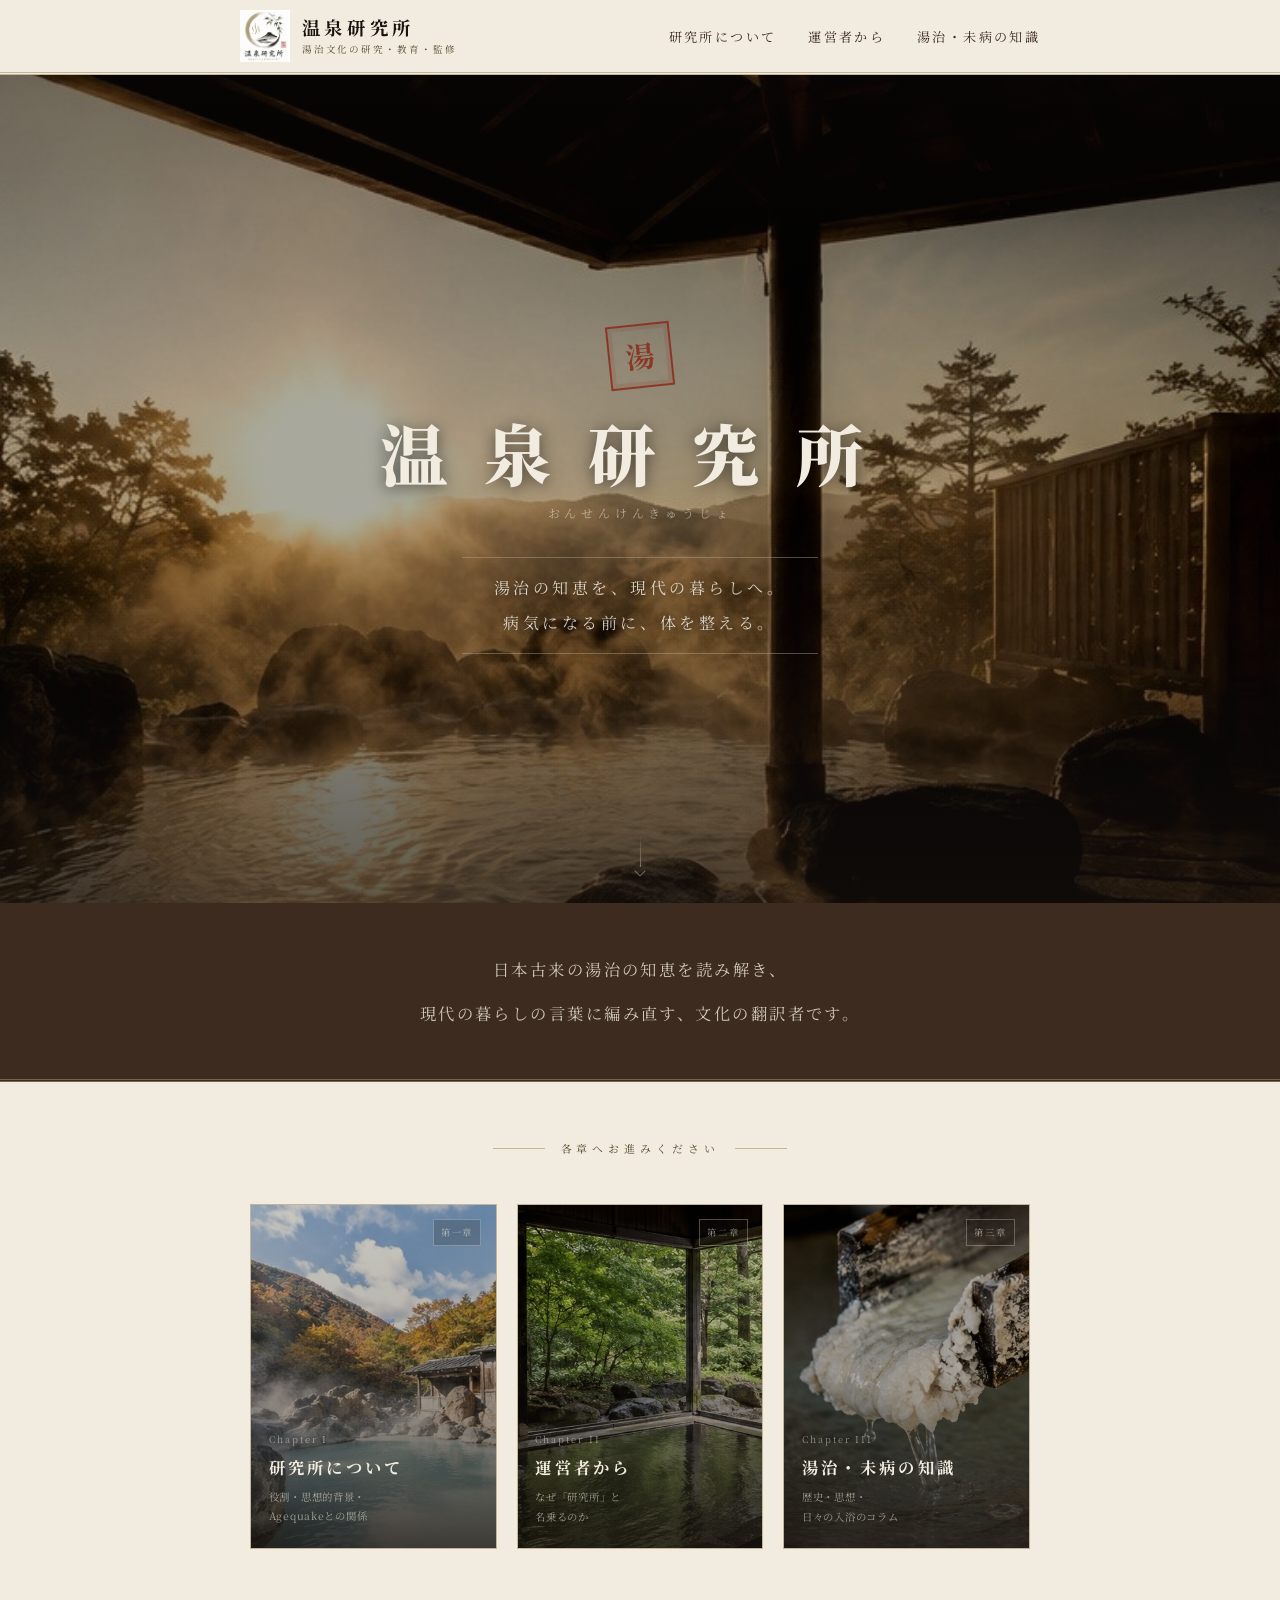
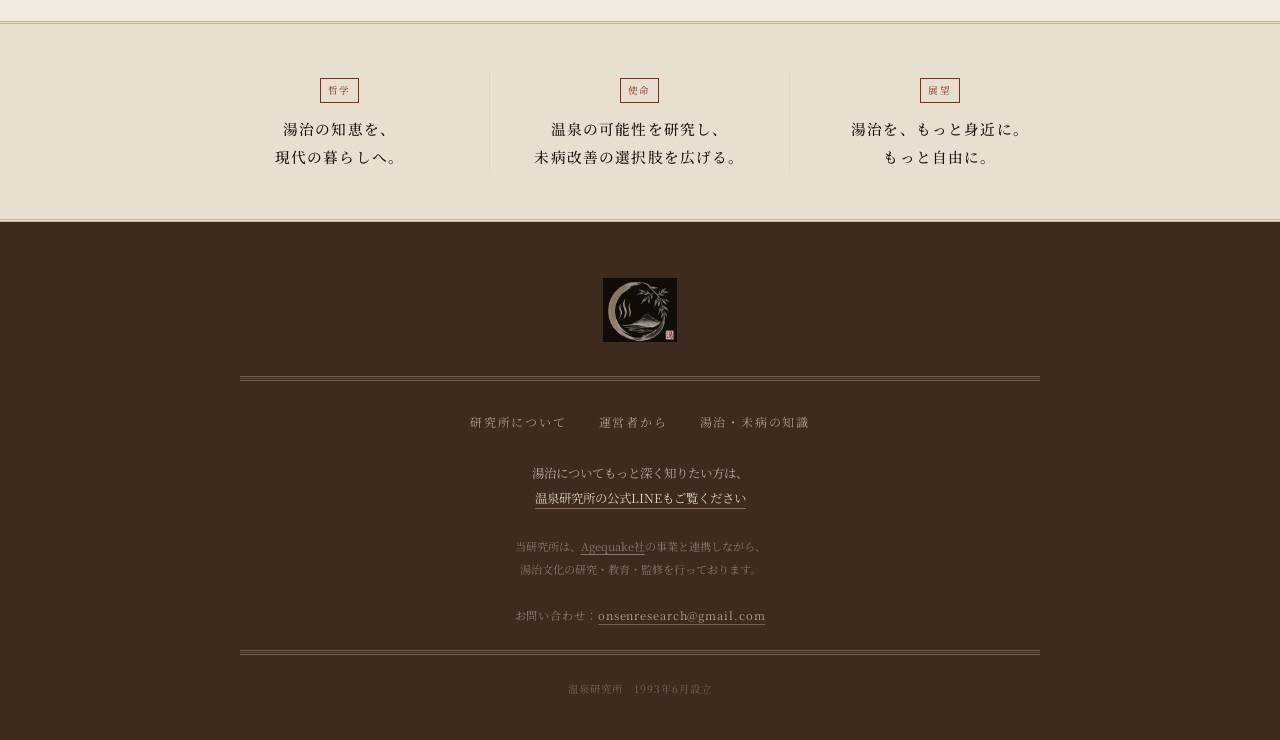
<file: index.html>
<!DOCTYPE html>
<html lang="ja">
<head>
  <meta charset="UTF-8">
  <meta name="viewport" content="width=device-width, initial-scale=1.0">
  <title>温泉研究所</title>
  <meta name="description" content="日本古来の湯治の知恵を読み解き、現代の暮らしの言葉に編み直す。">
  <!-- Google tag (gtag.js) -->
  <script async src="https://www.googletagmanager.com/gtag/js?id=G-J845B0CJVN"></script>
  <script>
    window.dataLayer = window.dataLayer || [];
    function gtag(){dataLayer.push(arguments);}
    gtag('js', new Date());
    gtag('config', 'G-J845B0CJVN');
  </script>
  <link rel="stylesheet" href="css/style.css">
  <style>
    /* ══════════════════════════════════════
       トップページ専用 — 電子展示室型
    ══════════════════════════════════════ */

    body { overflow-x: hidden; }

    /* ── ヒーローエリア ──────────────── */
    .hero {
      position: relative;
      height: calc(100svh - 72px);
      min-height: 480px;
      max-height: 860px;
      display: flex;
      flex-direction: column;
      align-items: center;
      justify-content: center;
      overflow: hidden;
    }

    .hero__bg {
      position: absolute;
      inset: 0;
      z-index: 0;
    }

    .hero__bg img {
      width: 100%;
      height: 100%;
      object-fit: cover;
      object-position: center 35%;
      filter: sepia(28%) brightness(0.68) contrast(1.06);
      display: block;
    }

    /* 上下グラデーションオーバーレイ */
    .hero__bg::after {
      content: '';
      position: absolute;
      inset: 0;
      background: linear-gradient(
        to bottom,
        rgba(26,20,16,0.25) 0%,
        rgba(26,20,16,0.05) 35%,
        rgba(26,20,16,0.05) 55%,
        rgba(26,20,16,0.55) 100%
      );
    }

    .hero__content {
      position: relative;
      z-index: 1;
      text-align: center;
      padding: 0 2rem;
      animation: heroFadeIn 1.4s cubic-bezier(0.22,1,0.36,1) both;
    }

    @keyframes heroFadeIn {
      from { opacity: 0; transform: translateY(18px); }
      to   { opacity: 1; transform: translateY(0); }
    }

    /* 朱印スタンプ */
    .hero__shu {
      display: inline-flex;
      align-items: center;
      justify-content: center;
      width: 64px;
      height: 64px;
      border: 2px solid rgba(139,42,26,0.85);
      color: rgba(139,42,26,0.85);
      font-size: 1.8rem;
      font-weight: 700;
      transform: rotate(-6deg);
      margin-bottom: 1.5rem;
      box-shadow: inset 0 0 0 4px rgba(139,42,26,0.12);
    }

    .hero__name {
      font-size: clamp(2.4rem, 8vw, 4.2rem);
      font-weight: 900;
      letter-spacing: 0.55em;
      color: #f2ece0;
      line-height: 1.2;
      text-shadow: 0 2px 16px rgba(0,0,0,0.55);
      margin-bottom: 0.5rem;
    }

    .hero__yomi {
      font-size: clamp(0.62rem, 1.3vw, 0.75rem);
      letter-spacing: 0.4em;
      color: rgba(242,236,224,0.55);
      margin-bottom: 2rem;
    }

    /* 罫線で囲まれたタグライン */
    .hero__tagline-wrap {
      display: inline-block;
      border-top: 1px solid rgba(196,180,154,0.4);
      border-bottom: 1px solid rgba(196,180,154,0.4);
      padding: 0.75rem 2rem;
    }

    .hero__tagline {
      font-size: clamp(0.82rem, 2vw, 1rem);
      letter-spacing: 0.22em;
      color: rgba(242,236,224,0.85);
      line-height: 2.2;
      text-shadow: 0 1px 6px rgba(0,0,0,0.4);
    }

    /* 下へのスクロールインジケーター */
    .hero__indicator {
      position: absolute;
      bottom: 1.75rem;
      left: 50%;
      transform: translateX(-50%);
      z-index: 1;
      display: flex;
      flex-direction: column;
      align-items: center;
      gap: 4px;
      animation: indicatorPulse 2.4s ease-in-out infinite;
      opacity: 0.6;
    }

    .hero__indicator-line {
      display: block;
      width: 1px;
      height: 32px;
      background: linear-gradient(to bottom, transparent, rgba(242,236,224,0.6));
    }

    .hero__indicator-arrow {
      width: 8px;
      height: 8px;
      border-right: 1px solid rgba(242,236,224,0.6);
      border-bottom: 1px solid rgba(242,236,224,0.6);
      transform: rotate(45deg);
      margin-top: -4px;
    }

    @keyframes indicatorPulse {
      0%, 100% { transform: translateX(-50%) translateY(0); opacity: 0.5; }
      50%       { transform: translateX(-50%) translateY(6px); opacity: 0.8; }
    }

    /* ── 定義文帯 ────────────────────── */
    .teigi-obi {
      background: var(--kogecha);
      padding: 2.75rem 2rem;
      text-align: center;
      border-bottom: 3px double rgba(196,180,154,0.4);
    }

    .teigi-obi__text {
      max-width: 580px;
      margin: 0 auto;
      font-size: clamp(0.86rem, 2vw, 1.02rem);
      line-height: 2.7;
      letter-spacing: 0.15em;
      color: rgba(242,236,224,0.8);
    }

    /* ── 章メニュー ──────────────────── */
    .sho-menu {
      background: var(--washi);
      padding: 3.5rem 2rem 4.5rem;
    }

    .sho-menu__label {
      text-align: center;
      font-size: 0.68rem;
      letter-spacing: 0.45em;
      color: var(--susumi);
      margin-bottom: 2.75rem;
      display: flex;
      align-items: center;
      justify-content: center;
      gap: 1rem;
    }

    .sho-menu__label::before,
    .sho-menu__label::after {
      content: '';
      display: block;
      width: 52px;
      height: 1px;
      background: var(--keisen);
    }

    /* 3枚グリッド */
    .sho-grid {
      max-width: 780px;
      margin: 0 auto;
      display: grid;
      grid-template-columns: repeat(3, 1fr);
      gap: 1.25rem;
    }

    /* 章カード */
    .sho-card {
      display: block;
      position: relative;
      overflow: hidden;
      border: 1px solid var(--keisen);
      text-decoration: none;
      transition: transform 0.32s cubic-bezier(0.22,1,0.36,1),
                  box-shadow 0.32s;
      aspect-ratio: 3 / 4.2;
      background: var(--washi-dk);
      /* 章ごとに遅延フェードイン */
      opacity: 0;
      animation: cardReveal 0.7s ease forwards;
    }

    .sho-card:nth-child(1) { animation-delay: 0.15s; }
    .sho-card:nth-child(2) { animation-delay: 0.28s; }
    .sho-card:nth-child(3) { animation-delay: 0.41s; }

    @keyframes cardReveal {
      from { opacity: 0; transform: translateY(14px); }
      to   { opacity: 1; transform: translateY(0); }
    }

    .sho-card:hover {
      transform: translateY(-5px);
      box-shadow: 0 10px 28px rgba(26,20,16,0.18);
    }

    /* 写真 */
    .sho-card__photo {
      position: absolute;
      inset: 0;
      z-index: 0;
    }

    .sho-card__photo img {
      width: 100%;
      height: 100%;
      object-fit: cover;
      filter: sepia(22%) brightness(0.8) contrast(1.05);
      display: block;
      transition: transform 0.55s cubic-bezier(0.22,1,0.36,1);
    }

    .sho-card:hover .sho-card__photo img {
      transform: scale(1.05);
    }

    /* グラデーションオーバーレイ */
    .sho-card__overlay {
      position: absolute;
      inset: 0;
      z-index: 1;
      background: linear-gradient(
        to top,
        rgba(26,20,16,0.78) 0%,
        rgba(26,20,16,0.18) 52%,
        rgba(26,20,16,0.04) 100%
      );
      transition: background 0.32s;
    }

    .sho-card:hover .sho-card__overlay {
      background: linear-gradient(
        to top,
        rgba(26,20,16,0.85) 0%,
        rgba(26,20,16,0.28) 52%,
        rgba(26,20,16,0.08) 100%
      );
    }

    /* 右上の章番号バッジ */
    .sho-card__badge {
      position: absolute;
      top: 0.9rem;
      right: 0.9rem;
      z-index: 2;
      border: 1px solid rgba(242,236,224,0.3);
      padding: 3px 7px;
      font-size: 0.58rem;
      letter-spacing: 0.2em;
      color: rgba(242,236,224,0.6);
      background: rgba(26,20,16,0.2);
      transition: border-color 0.2s, color 0.2s, background 0.2s;
    }

    .sho-card:hover .sho-card__badge {
      border-color: rgba(139,42,26,0.7);
      color: rgba(242,236,224,0.9);
      background: rgba(139,42,26,0.35);
    }

    /* カード下部テキスト */
    .sho-card__body {
      position: absolute;
      bottom: 0;
      left: 0;
      right: 0;
      z-index: 2;
      padding: 1.4rem 1.1rem;
    }

    .sho-card__num {
      font-size: 0.58rem;
      letter-spacing: 0.22em;
      color: rgba(242,236,224,0.5);
      display: block;
      margin-bottom: 5px;
    }

    .sho-card__title {
      font-size: clamp(0.85rem, 1.6vw, 1.02rem);
      font-weight: 700;
      letter-spacing: 0.2em;
      color: #f2ece0;
      line-height: 1.7;
      display: block;
      margin-bottom: 6px;
    }

    .sho-card__desc {
      font-size: 0.65rem;
      color: rgba(242,236,224,0.6);
      letter-spacing: 0.07em;
      line-height: 1.85;
      display: block;
    }

    /* ── 綱領（Philosophy / Mission / Vision）── */
    .koryo-bar {
      background: var(--washi-dk);
      border-top: 3px double var(--keisen);
      border-bottom: 3px double var(--keisen);
      padding: 3rem 2rem;
    }

    .koryo-bar__inner {
      max-width: 900px;
      margin: 0 auto;
      display: grid;
      grid-template-columns: repeat(3, 1fr);
      gap: 0;
    }

    .koryo-bar__item {
      padding: 0 1.25rem;
      text-align: center;
      border-right: 1px solid var(--keisen-lt);
    }

    .koryo-bar__item:last-child { border-right: none; }

    .koryo-bar__label {
      display: inline-block;
      font-size: 0.6rem;
      letter-spacing: 0.18em;
      color: var(--shu);
      border: 1px solid var(--shu);
      padding: 2px 7px;
      margin-bottom: 0.75rem;
    }

    .koryo-bar__text {
      font-size: clamp(0.78rem, 1.4vw, 0.92rem);
      font-weight: 500;
      letter-spacing: 0.08em;
      color: var(--sumi);
      line-height: 1.9;
      word-break: keep-all;
      overflow-wrap: normal;
    }

    /* ── レスポンシブ ────────────────── */
    @media (max-width: 700px) {
      .sho-grid {
        grid-template-columns: 1fr;
        gap: 1rem;
        max-width: 420px;
      }

      .sho-card {
        aspect-ratio: 5 / 3;
      }

      .koryo-bar__inner {
        grid-template-columns: 1fr;
        gap: 1.5rem;
      }

      .koryo-bar__item {
        border-right: none;
        border-bottom: 1px solid var(--keisen-lt);
        padding: 0 1rem 1.5rem;
      }

      .koryo-bar__item:last-child { border-bottom: none; padding-bottom: 0; }
    }

    @media (max-width: 420px) {
      .sho-grid {
        max-width: 340px;
      }

      .hero__shu {
        width: 52px;
        height: 52px;
        font-size: 1.4rem;
      }
    }
  </style>
</head>
<body>

<!-- ══ ヘッダー ══════════════════════════════════════ -->
<header class="site-header">
  <div class="header-inner">
    <a href="index.html" class="header-logo">
      <img src="assets/logo_kihon.jpg" alt="温泉研究所">
      <div class="header-logo-name">
        温泉研究所
        <small>湯治文化の研究・教育・監修</small>
      </div>
    </a>
    <nav>
      <ul class="site-nav">
        <li><a href="about.html">研究所について</a></li>
        <li><a href="director.html">運営者から</a></li>
        <li><a href="knowledge.html">湯治・未病の知識</a></li>
      </ul>
    </nav>
  </div>
</header>

<main>

  <!-- ══ ヒーロー — 入口画面 ══════════════════════════ -->
  <section class="hero" aria-label="温泉研究所 入口">
    <div class="hero__bg">
      <img src="assets/photos/asayake.jpg" alt="朝焼けの露天風呂">
    </div>

    <div class="hero__content">
      <div class="hero__shu" aria-hidden="true">湯</div>
      <h1 class="hero__name">温泉研究所</h1>
      <p class="hero__yomi">おんせんけんきゅうじょ</p>
      <div class="hero__tagline-wrap">
        <p class="hero__tagline">
          湯治の知恵を、現代の暮らしへ。<br>
          病気になる前に、体を整える。
        </p>
      </div>
    </div>

    <div class="hero__indicator" aria-hidden="true">
      <span class="hero__indicator-line"></span>
      <span class="hero__indicator-arrow"></span>
    </div>
  </section>

  <!-- ══ 定義文帯 ══════════════════════════════════════ -->
  <div class="teigi-obi">
    <p class="teigi-obi__text">
      日本古来の湯治の知恵を読み解き、<br>
      現代の暮らしの言葉に編み直す、文化の翻訳者です。
    </p>
  </div>

  <!-- ══ 章メニュー ══════════════════════════════════ -->
  <section class="sho-menu" aria-label="各章の案内">
    <p class="sho-menu__label">各章へお進みください</p>

    <div class="sho-grid">

      <!-- 第一章：研究所について -->
      <a href="about.html" class="sho-card">
        <div class="sho-card__photo">
          <img src="assets/photos/roten.jpg" alt="研究所について">
        </div>
        <div class="sho-card__overlay"></div>
        <span class="sho-card__badge">第一章</span>
        <div class="sho-card__body">
          <span class="sho-card__num">Chapter I</span>
          <span class="sho-card__title">研究所について</span>
          <span class="sho-card__desc">役割・思想的背景・<br>Agequakeとの関係</span>
        </div>
      </a>

      <!-- 第二章：運営者から -->
      <a href="director.html" class="sho-card">
        <div class="sho-card__photo">
          <img src="assets/photos/shinrin.jpg" alt="運営者から">
        </div>
        <div class="sho-card__overlay"></div>
        <span class="sho-card__badge">第二章</span>
        <div class="sho-card__body">
          <span class="sho-card__num">Chapter II</span>
          <span class="sho-card__title">運営者から</span>
          <span class="sho-card__desc">なぜ「研究所」と<br>名乗るのか</span>
        </div>
      </a>

      <!-- 第三章：湯治・未病の知識 -->
      <a href="knowledge.html" class="sho-card">
        <div class="sho-card__photo">
          <img src="assets/photos/yunohana_3.jpg" alt="湯治・未病の知識">
        </div>
        <div class="sho-card__overlay"></div>
        <span class="sho-card__badge">第三章</span>
        <div class="sho-card__body">
          <span class="sho-card__num">Chapter III</span>
          <span class="sho-card__title">湯治・未病の知識</span>
          <span class="sho-card__desc">歴史・思想・<br>日々の入浴のコラム</span>
        </div>
      </a>

    </div>
  </section>

  <!-- ══ 綱領 ══════════════════════════════════════════ -->
  <div class="koryo-bar">
    <div class="koryo-bar__inner">
      <div class="koryo-bar__item">
        <span class="koryo-bar__label">哲学</span>
        <p class="koryo-bar__text">湯治の知恵を、<br>現代の暮らしへ。</p>
      </div>
      <div class="koryo-bar__item">
        <span class="koryo-bar__label">使命</span>
        <p class="koryo-bar__text">温泉の可能性を研究し、<br>未病改善の選択肢を広げる。</p>
      </div>
      <div class="koryo-bar__item">
        <span class="koryo-bar__label">展望</span>
        <p class="koryo-bar__text">湯治を、もっと身近に。<br>もっと自由に。</p>
      </div>
    </div>
  </div>

</main>

<!-- ══ フッター ══════════════════════════════════════ -->
<footer class="site-footer">
  <div class="footer-inner">
    <div class="footer-emblem">
      <img src="assets/logo_kihon_touka_nashi.jpg" alt="温泉研究所">
    </div>
    <hr class="footer-rule">
    <ul class="footer-nav">
      <li><a href="about.html">研究所について</a></li>
      <li><a href="director.html">運営者から</a></li>
      <li><a href="knowledge.html">湯治・未病の知識</a></li>
    </ul>
    <p class="footer-line-cta">
      湯治についてもっと深く知りたい方は、<br>
      <a href="#">温泉研究所の公式LINEもご覧ください</a>
    </p>
    <p class="footer-agequake">
      当研究所は、<a href="#">Agequake社</a>の事業と連携しながら、<br>
      湯治文化の研究・教育・監修を行っております。
    </p>
    <p class="footer-contact">
      お問い合わせ：<a href="mailto:onsenresearch@gmail.com">onsenresearch@gmail.com</a>
    </p>
    <hr class="footer-rule">
    <p class="footer-copy">温泉研究所　1993年6月設立</p>
  </div>
</footer>

</body>
</html>
</file>
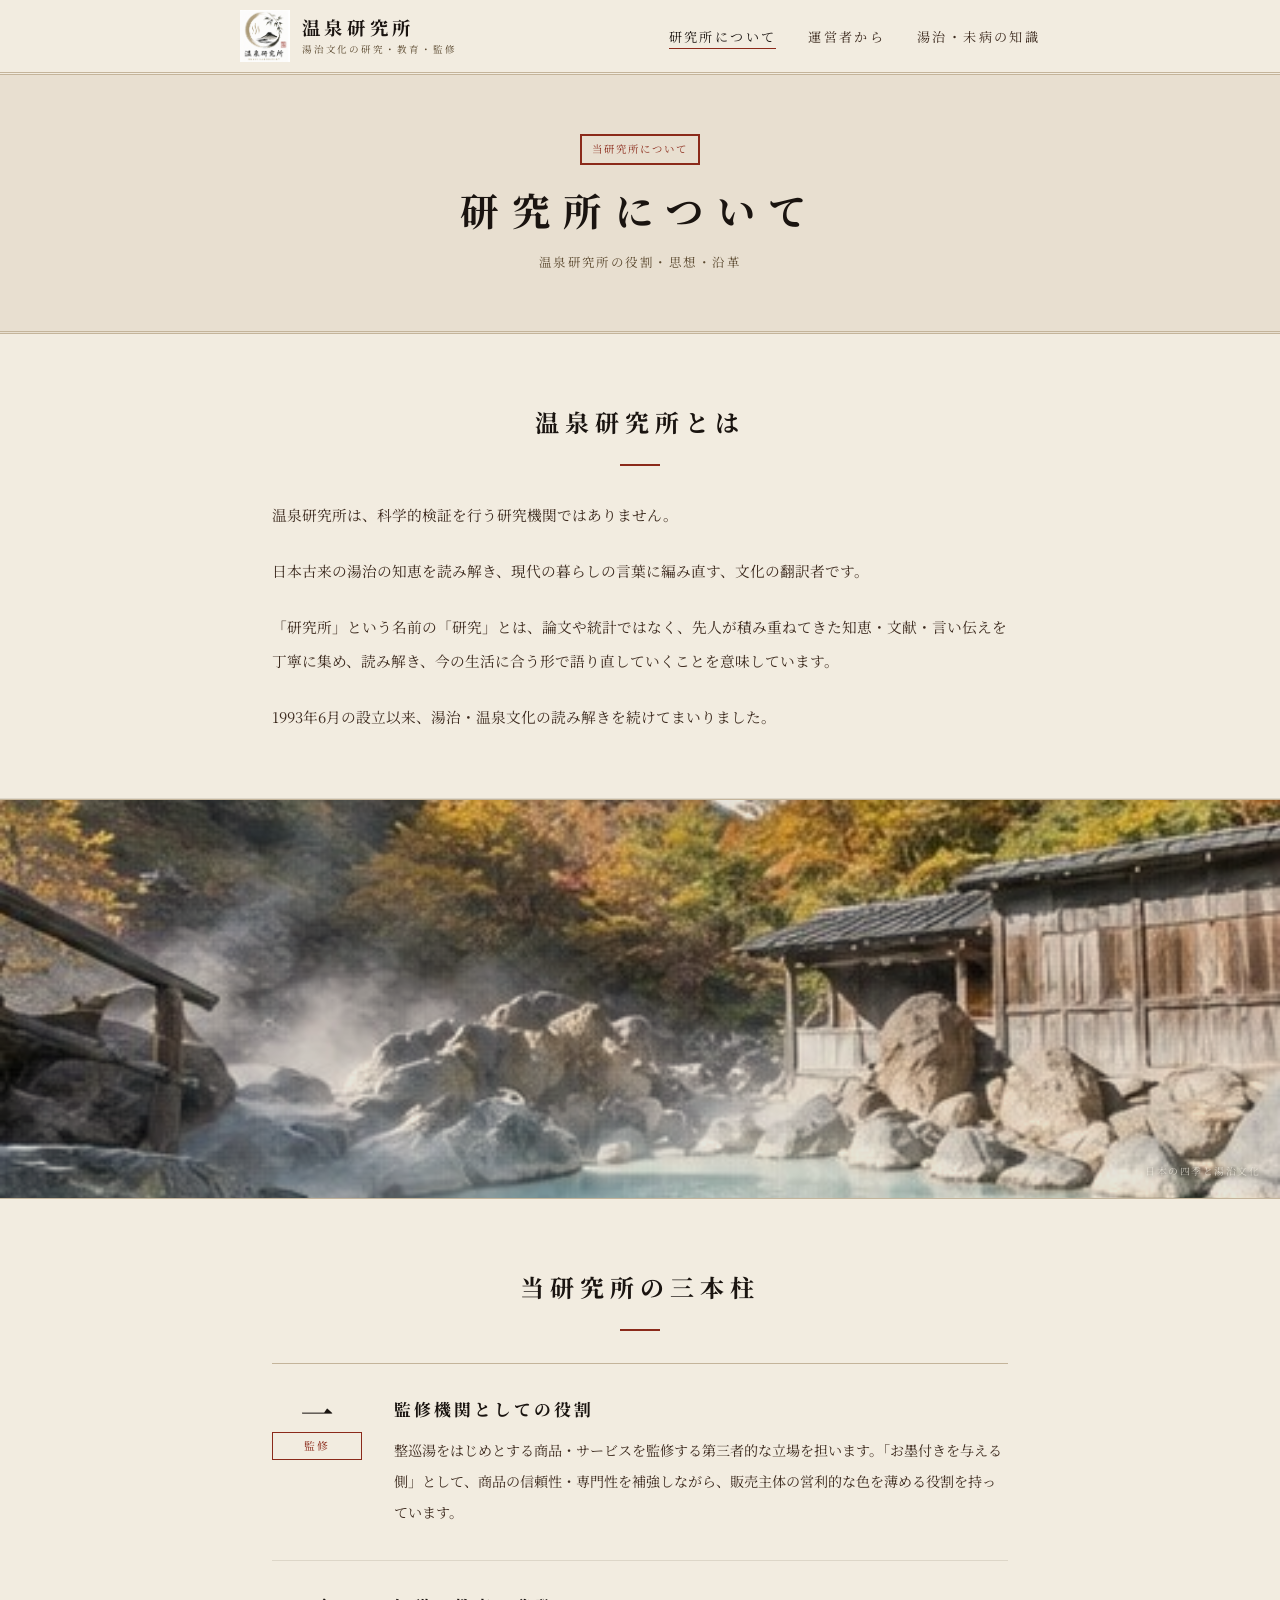
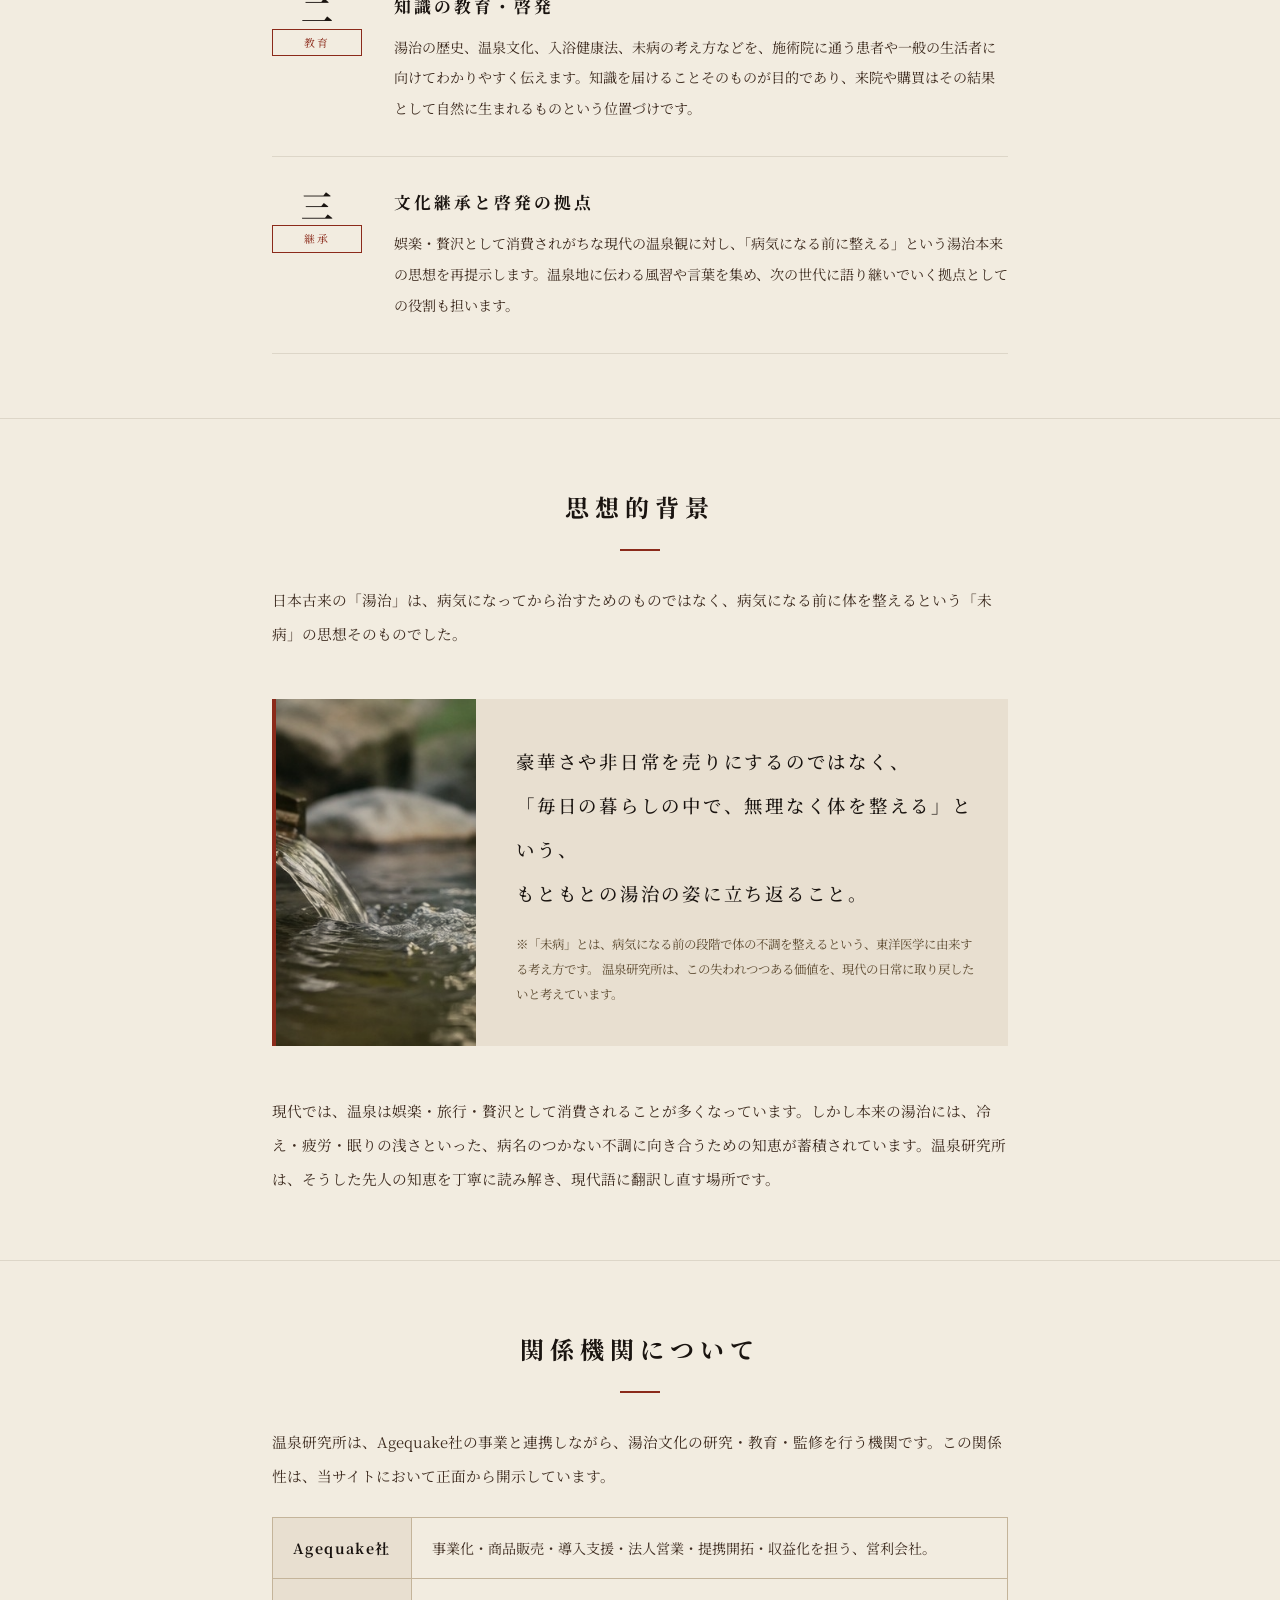
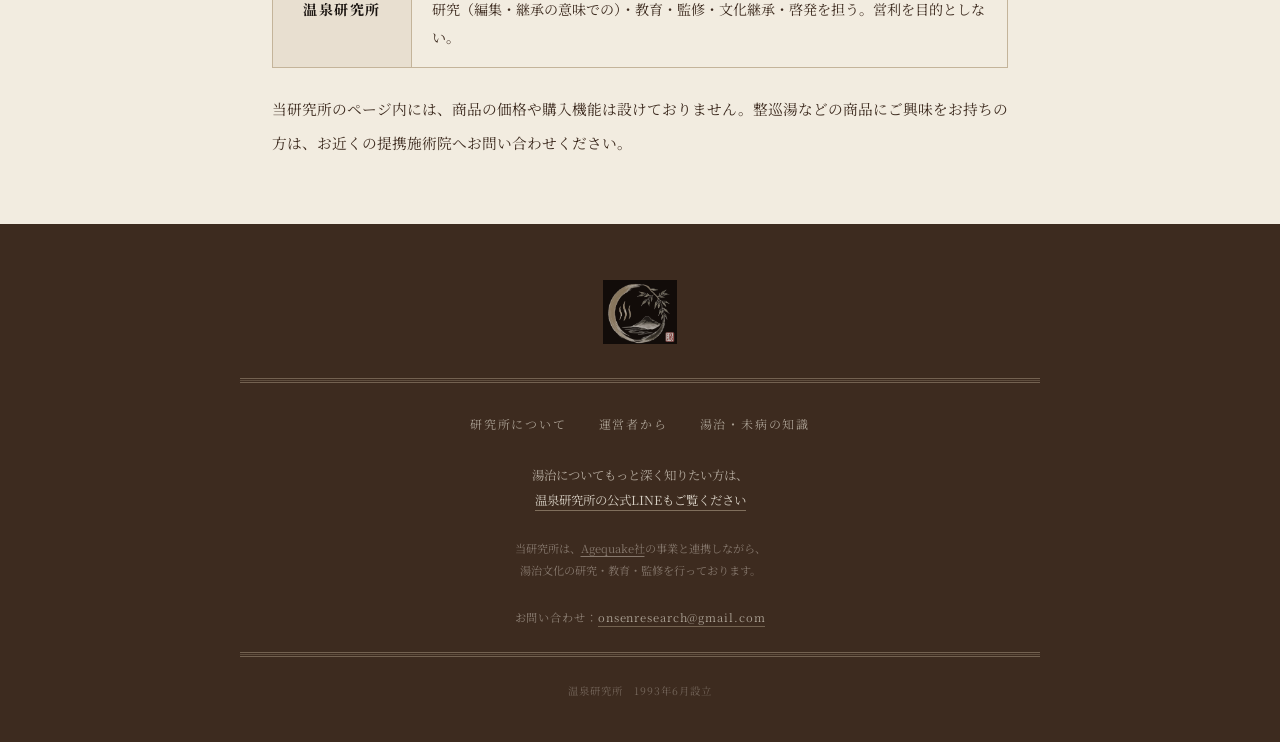
<file: about.html>
<!DOCTYPE html>
<html lang="ja">
<head>
  <meta charset="UTF-8">
  <meta name="viewport" content="width=device-width, initial-scale=1.0">
  <title>研究所について — 温泉研究所</title>
  <meta name="description" content="温泉研究所の社会的役割、思想的背景、Agequakeとの関係性について。">
  <!-- Google tag (gtag.js) -->
  <script async src="https://www.googletagmanager.com/gtag/js?id=G-J845B0CJVN"></script>
  <script>
    window.dataLayer = window.dataLayer || [];
    function gtag(){dataLayer.push(arguments);}
    gtag('js', new Date());
    gtag('config', 'G-J845B0CJVN');
  </script>
  <link rel="stylesheet" href="css/style.css">
  <style>
    /* 三本柱 */
    .hashira-list {
      display: flex;
      flex-direction: column;
      border-top: 1px solid var(--keisen);
    }

    .hashira {
      display: grid;
      grid-template-columns: 90px 1fr;
      gap: 2rem;
      padding: 2rem 0;
      border-bottom: 1px solid var(--keisen-lt);
      align-items: start;
    }

    .hashira__ban {
      text-align: center;
    }

    .hashira__ban-num {
      display: block;
      font-size: 2rem;
      font-weight: 900;
      color: var(--sumi);
      line-height: 1;
      margin-bottom: 4px;
      letter-spacing: 0;
    }

    .hashira__ban-label {
      display: block;
      font-size: 0.68rem;
      letter-spacing: 0.15em;
      color: var(--shu);
      border: 1px solid var(--shu);
      padding: 2px 6px;
    }

    .hashira__title {
      font-size: 1.05rem;
      font-weight: 700;
      letter-spacing: 0.18em;
      color: var(--sumi);
      margin-bottom: 0.75rem;
      line-height: 1.6;
    }

    .hashira__body {
      font-size: 0.88rem;
      line-height: 2.2;
      color: var(--kogecha);
    }

    /* 全幅帯写真 */
    .photo-obi {
      width: 100%;
      height: clamp(220px, 40vw, 400px);
      overflow: hidden;
      border-top: 1px solid var(--keisen);
      border-bottom: 1px solid var(--keisen);
      position: relative;
    }

    .photo-obi img {
      width: 100%;
      height: 100%;
      object-fit: cover;
      object-position: center 55%;
      filter: sepia(20%) brightness(0.88) contrast(1.05);
      display: block;
    }

    .photo-obi__caption {
      position: absolute;
      bottom: 1rem;
      right: 1.25rem;
      font-size: 0.62rem;
      color: rgba(242,236,224,0.75);
      letter-spacing: 0.15em;
      text-shadow: 0 1px 4px rgba(0,0,0,0.7);
    }

    /* 思想ブロック（引用）＋写真 */
    .shiso-wrap {
      display: grid;
      grid-template-columns: 200px 1fr;
      align-items: stretch;
      margin: 3rem 0;
      border-left: 4px solid var(--shu);
      overflow: hidden;
    }

    .shiso-photo {
      overflow: hidden;
    }

    .shiso-photo img {
      width: 100%;
      height: 100%;
      object-fit: cover;
      filter: sepia(25%) brightness(0.85);
      display: block;
    }

    /* 思想ブロック（引用） */
    .shiso-block {
      background: var(--washi-dk);
      padding: 2.5rem 2rem 2.5rem 2.5rem;
    }

    @media (max-width: 560px) {
      .shiso-wrap { grid-template-columns: 1fr; }
      .shiso-photo { height: 160px; }
    }

    .shiso-block p {
      font-size: clamp(0.95rem, 2.2vw, 1.15rem);
      font-weight: 500;
      letter-spacing: 0.15em;
      line-height: 2.4;
      color: var(--sumi);
      margin-bottom: 1rem;
    }

    .shiso-block small {
      font-size: 0.78rem;
      color: var(--susumi);
      line-height: 2;
      display: block;
    }

    /* 関係性一覧表 */
    .kankei-table {
      width: 100%;
      border-collapse: collapse;
      font-size: 0.88rem;
      margin: 1.5rem 0;
    }

    .kankei-table th,
    .kankei-table td {
      padding: 1rem 1.25rem;
      border: 1px solid var(--keisen);
      line-height: 2;
      vertical-align: top;
    }

    .kankei-table th {
      background: var(--washi-dk);
      font-weight: 700;
      letter-spacing: 0.1em;
      width: 130px;
      white-space: nowrap;
      color: var(--sumi);
    }

    .kankei-table td {
      color: var(--kogecha);
    }

    @media (max-width: 520px) {
      .hashira {
        grid-template-columns: 1fr;
        gap: 0.75rem;
      }
      .hashira__ban {
        display: flex;
        align-items: center;
        gap: 0.75rem;
      }
    }
  </style>
</head>
<body>

<!-- ヘッダー -->
<header class="site-header">
  <div class="header-inner">
    <a href="index.html" class="header-logo">
      <img src="assets/logo_kihon.jpg" alt="温泉研究所">
      <div class="header-logo-name">
        温泉研究所
        <small>湯治文化の研究・教育・監修</small>
      </div>
    </a>
    <nav>
      <ul class="site-nav">
        <li><a href="about.html" class="active">研究所について</a></li>
        <li><a href="director.html">運営者から</a></li>
        <li><a href="knowledge.html">湯治・未病の知識</a></li>
      </ul>
    </nav>
  </div>
</header>

<main class="page-body">
  <!-- ヒーロー -->
  <div class="content-hero">
    <span class="shu-badge">当研究所について</span>
    <h1 class="content-hero__title">研究所について</h1>
    <p class="content-hero__subtitle">温泉研究所の役割・思想・沿革</p>
  </div>

  <!-- 自己定義 -->
  <section class="section">
    <div class="container">
      <h2 class="sec-heading">温泉研究所とは</h2>
      <div class="section__body">
        <p>
          温泉研究所は、科学的検証を行う研究機関ではありません。
        </p>
        <p>
          日本古来の湯治の知恵を読み解き、現代の暮らしの言葉に編み直す、文化の翻訳者です。
        </p>
        <p>
          「研究所」という名前の「研究」とは、論文や統計ではなく、先人が積み重ねてきた知恵・文献・言い伝えを丁寧に集め、読み解き、今の生活に合う形で語り直していくことを意味しています。
        </p>
        <p>
          1993年6月の設立以来、湯治・温泉文化の読み解きを続けてまいりました。
        </p>
      </div>
    </div>
  </section>

  <!-- 全幅帯写真：紅葉の露天風呂 -->
  <div class="photo-obi">
    <img src="assets/photos/roten.jpg" alt="紅葉と露天風呂">
    <span class="photo-obi__caption">日本の四季と湯治文化</span>
  </div>

  <!-- 三本柱 -->
  <section class="section">
    <div class="container">
      <h2 class="sec-heading">当研究所の三本柱</h2>
      <div class="hashira-list">
        <div class="hashira">
          <div class="hashira__ban">
            <span class="hashira__ban-num">一</span>
            <span class="hashira__ban-label">監修</span>
          </div>
          <div>
            <p class="hashira__title">監修機関としての役割</p>
            <p class="hashira__body">
              整巡湯をはじめとする商品・サービスを監修する第三者的な立場を担います。「お墨付きを与える側」として、商品の信頼性・専門性を補強しながら、販売主体の営利的な色を薄める役割を持っています。
            </p>
          </div>
        </div>
        <div class="hashira">
          <div class="hashira__ban">
            <span class="hashira__ban-num">二</span>
            <span class="hashira__ban-label">教育</span>
          </div>
          <div>
            <p class="hashira__title">知識の教育・啓発</p>
            <p class="hashira__body">
              湯治の歴史、温泉文化、入浴健康法、未病の考え方などを、施術院に通う患者や一般の生活者に向けてわかりやすく伝えます。知識を届けることそのものが目的であり、来院や購買はその結果として自然に生まれるものという位置づけです。
            </p>
          </div>
        </div>
        <div class="hashira">
          <div class="hashira__ban">
            <span class="hashira__ban-num">三</span>
            <span class="hashira__ban-label">継承</span>
          </div>
          <div>
            <p class="hashira__title">文化継承と啓発の拠点</p>
            <p class="hashira__body">
              娯楽・贅沢として消費されがちな現代の温泉観に対し、「病気になる前に整える」という湯治本来の思想を再提示します。温泉地に伝わる風習や言葉を集め、次の世代に語り継いでいく拠点としての役割も担います。
            </p>
          </div>
        </div>
      </div>
    </div>
  </section>

  <!-- 思想的背景 -->
  <section class="section">
    <div class="container">
      <h2 class="sec-heading">思想的背景</h2>
      <div class="section__body">
        <p>
          日本古来の「湯治」は、病気になってから治すためのものではなく、病気になる前に体を整えるという「未病」の思想そのものでした。
        </p>
        <div class="shiso-wrap">
          <div class="shiso-photo">
            <img src="assets/photos/gensen.jpg" alt="源泉の流れ">
          </div>
          <div class="shiso-block">
            <p>
              豪華さや非日常を売りにするのではなく、<br>
              「毎日の暮らしの中で、無理なく体を整える」という、<br>
              もともとの湯治の姿に立ち返ること。
            </p>
            <small>
              ※「未病」とは、病気になる前の段階で体の不調を整えるという、東洋医学に由来する考え方です。
              温泉研究所は、この失われつつある価値を、現代の日常に取り戻したいと考えています。
            </small>
          </div>
        </div>
        <p>
          現代では、温泉は娯楽・旅行・贅沢として消費されることが多くなっています。しかし本来の湯治には、冷え・疲労・眠りの浅さといった、病名のつかない不調に向き合うための知恵が蓄積されています。温泉研究所は、そうした先人の知恵を丁寧に読み解き、現代語に翻訳し直す場所です。
        </p>
      </div>
    </div>
  </section>

  <!-- Agequakeとの関係 -->
  <section class="section">
    <div class="container">
      <h2 class="sec-heading">関係機関について</h2>
      <div class="section__body">
        <p>
          温泉研究所は、Agequake社の事業と連携しながら、湯治文化の研究・教育・監修を行う機関です。この関係性は、当サイトにおいて正面から開示しています。
        </p>
        <table class="kankei-table">
          <tr>
            <th>Agequake社</th>
            <td>事業化・商品販売・導入支援・法人営業・提携開拓・収益化を担う、営利会社。</td>
          </tr>
          <tr>
            <th>温泉研究所</th>
            <td>研究（編集・継承の意味での）・教育・監修・文化継承・啓発を担う。営利を目的としない。</td>
          </tr>
        </table>
        <p>
          当研究所のページ内には、商品の価格や購入機能は設けておりません。整巡湯などの商品にご興味をお持ちの方は、お近くの提携施術院へお問い合わせください。
        </p>
      </div>
    </div>
  </section>
</main>

<!-- フッター -->
<footer class="site-footer">
  <div class="footer-inner">
    <div class="footer-emblem">
      <img src="assets/logo_kihon_touka_nashi.jpg" alt="温泉研究所">
    </div>
    <hr class="footer-rule">
    <ul class="footer-nav">
      <li><a href="about.html">研究所について</a></li>
      <li><a href="director.html">運営者から</a></li>
      <li><a href="knowledge.html">湯治・未病の知識</a></li>
    </ul>
    <p class="footer-line-cta">
      湯治についてもっと深く知りたい方は、<br>
      <a href="#">温泉研究所の公式LINEもご覧ください</a>
    </p>
    <p class="footer-agequake">
      当研究所は、<a href="#">Agequake社</a>の事業と連携しながら、<br>
      湯治文化の研究・教育・監修を行っております。
    </p>
    <p class="footer-contact">
      お問い合わせ：<a href="mailto:onsenresearch@gmail.com">onsenresearch@gmail.com</a>
    </p>
    <hr class="footer-rule">
    <p class="footer-copy">温泉研究所　1993年6月設立</p>
  </div>
</footer>

</body>
</html>
</file>
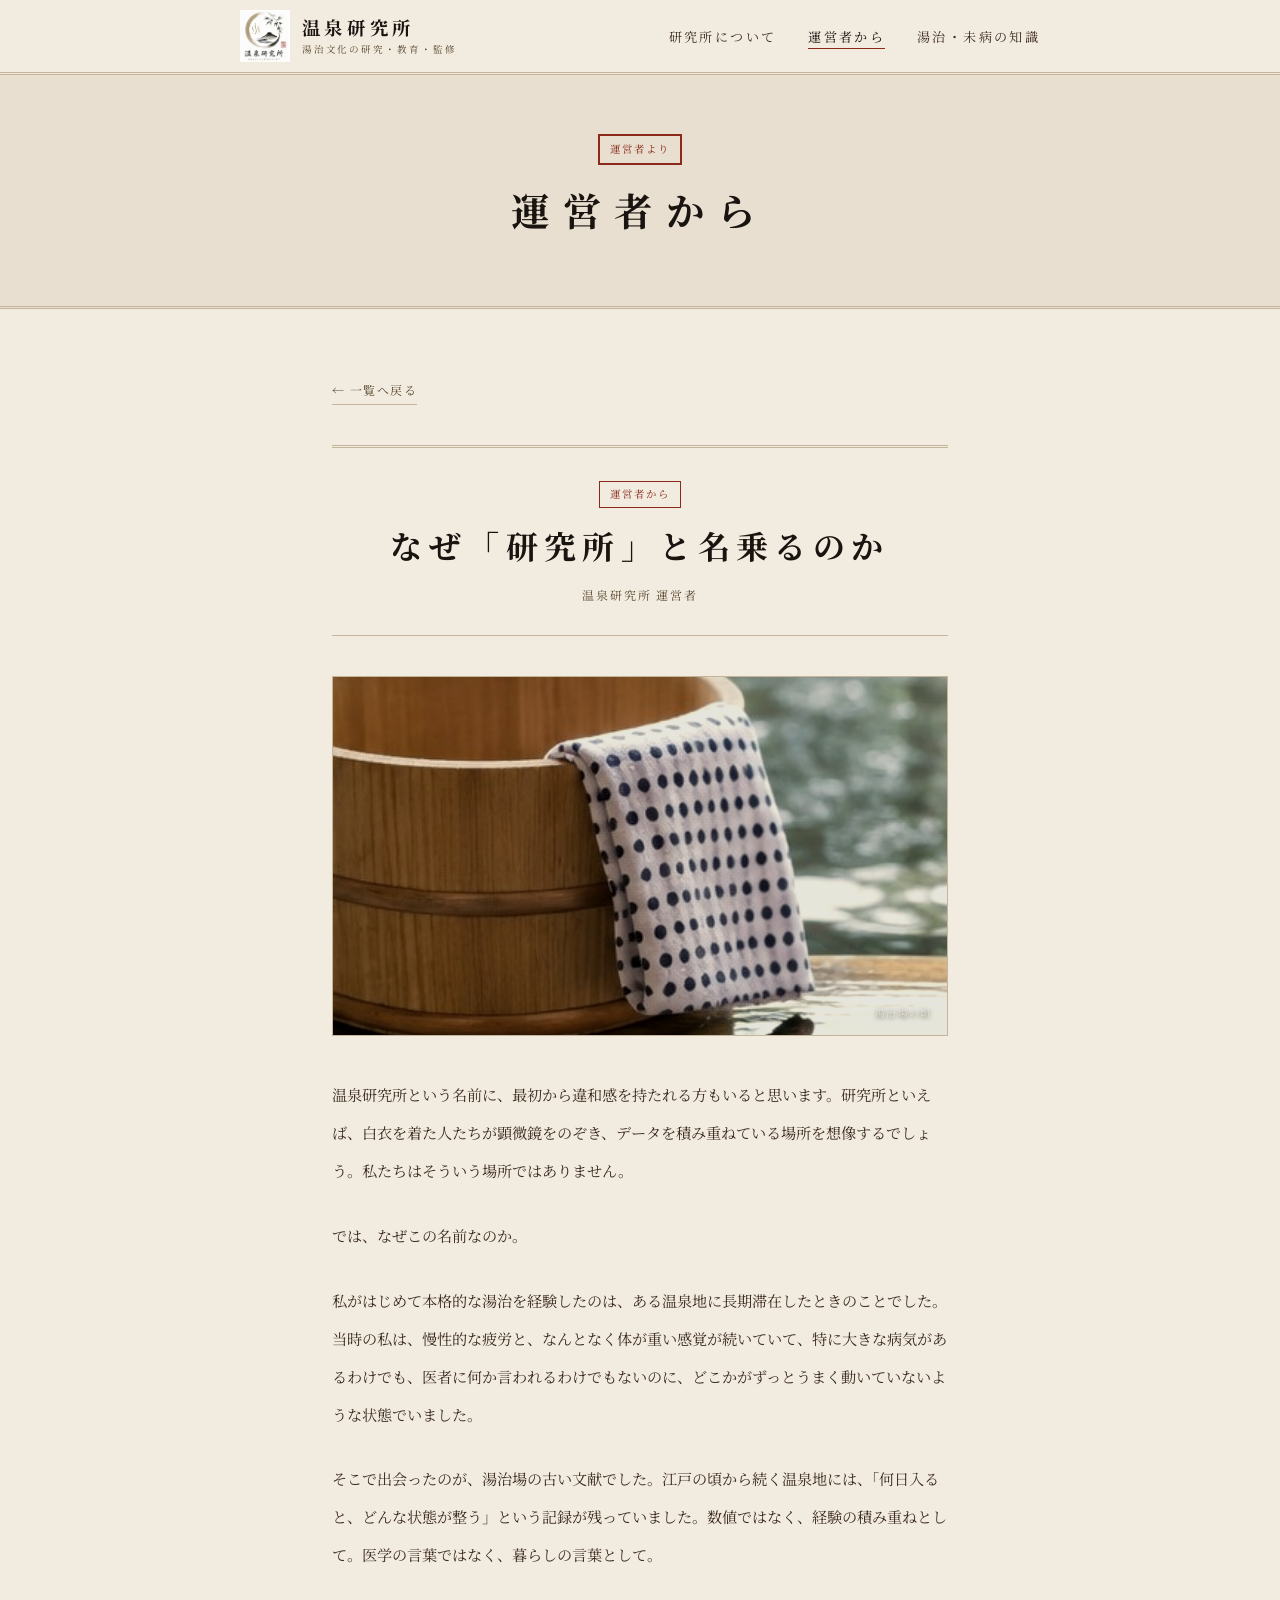
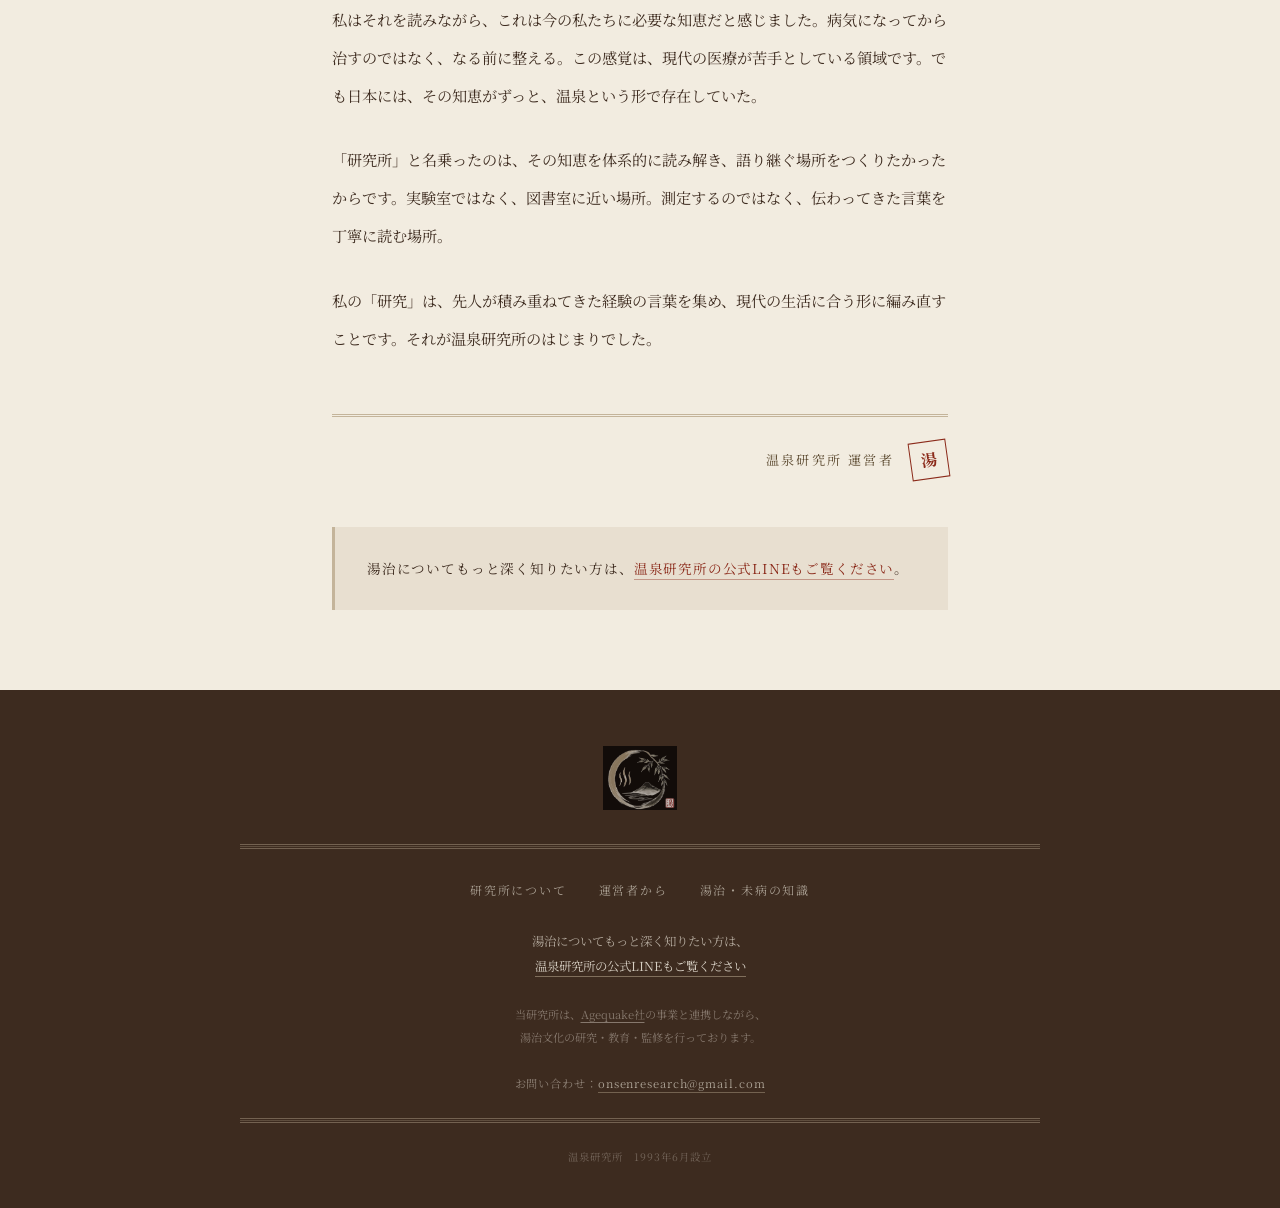
<file: director-01.html>
<!DOCTYPE html>
<html lang="ja">
<head>
  <meta charset="UTF-8">
  <meta name="viewport" content="width=device-width, initial-scale=1.0">
  <title>なぜ「研究所」と名乗るのか — 運営者から — 温泉研究所</title>
  <!-- Google tag (gtag.js) -->
  <script async src="https://www.googletagmanager.com/gtag/js?id=G-J845B0CJVN"></script>
  <script>
    window.dataLayer = window.dataLayer || [];
    function gtag(){dataLayer.push(arguments);}
    gtag('js', new Date());
    gtag('config', 'G-J845B0CJVN');
  </script>
  <link rel="stylesheet" href="css/style.css">
  <style>
    .article-wrap {
      max-width: 680px;
      margin: 0 auto;
      padding: 4rem 2rem 5rem;
    }

    .article-back {
      display: inline-block;
      font-size: 0.75rem;
      letter-spacing: 0.12em;
      color: var(--susumi);
      margin-bottom: 2.5rem;
      border-bottom: 1px solid var(--keisen);
      padding-bottom: 2px;
    }

    .article-back:hover { color: var(--sumi); }

    .article-header {
      border-top: 3px double var(--keisen);
      border-bottom: 1px solid var(--keisen);
      padding: 1.75rem 0;
      margin-bottom: 2.5rem;
      text-align: center;
    }

    .article-header__badge {
      display: inline-block;
      border: 1px solid var(--shu);
      color: var(--shu);
      font-size: 0.65rem;
      letter-spacing: 0.18em;
      padding: 2px 10px;
      margin-bottom: 0.75rem;
    }

    .article-header__title {
      font-size: clamp(1.3rem, 3.5vw, 2rem);
      font-weight: 700;
      letter-spacing: 0.2em;
      color: var(--sumi);
      line-height: 1.6;
      margin-bottom: 0.75rem;
    }

    .article-header__byline {
      font-size: 0.75rem;
      color: var(--susumi);
      letter-spacing: 0.15em;
    }

    .article-text {
      font-size: 0.95rem;
      line-height: 2.5;
      color: var(--kogecha);
    }

    .article-text p + p { margin-top: 1.75em; }

    .article-footer {
      margin-top: 3.5rem;
      padding-top: 1.5rem;
      border-top: 3px double var(--keisen);
      display: flex;
      justify-content: flex-end;
      align-items: center;
      gap: 1rem;
    }

    .article-footer__byline {
      font-size: 0.82rem;
      color: var(--susumi);
      letter-spacing: 0.18em;
    }

    .article-footer__in {
      display: inline-flex;
      align-items: center;
      justify-content: center;
      width: 38px; height: 38px;
      border: 1.5px solid var(--shu);
      color: var(--shu);
      font-size: 1rem;
      font-weight: 700;
      transform: rotate(-8deg);
    }

    /* 記事冒頭写真 */
    .article-photo {
      width: 100%;
      height: clamp(200px, 45vw, 360px);
      overflow: hidden;
      margin-bottom: 2.5rem;
      border: 1px solid var(--keisen);
      position: relative;
    }
    .article-photo img {
      width: 100%;
      height: 100%;
      object-fit: cover;
      object-position: center 60%;
      filter: sepia(30%) brightness(0.88) contrast(1.05);
      display: block;
    }
    .article-photo__caption {
      position: absolute;
      bottom: 0.75rem;
      right: 1rem;
      font-size: 0.6rem;
      color: rgba(242,236,224,0.75);
      letter-spacing: 0.12em;
      text-shadow: 0 1px 4px rgba(0,0,0,0.6);
    }

    .line-cta {
      margin-top: 3rem;
      padding: 1.75rem 2rem;
      background: var(--washi-dk);
      border-left: 3px solid var(--keisen);
      font-size: 0.85rem;
      color: var(--kogecha);
      line-height: 2;
      letter-spacing: 0.06em;
    }

    .line-cta a {
      color: var(--shu);
      border-bottom: 1px solid rgba(139,42,26,0.4);
      padding-bottom: 1px;
    }
  </style>
</head>
<body>

<!-- ヘッダー -->
<header class="site-header">
  <div class="header-inner">
    <a href="index.html" class="header-logo">
      <img src="assets/logo_kihon.jpg" alt="温泉研究所">
      <div class="header-logo-name">
        温泉研究所
        <small>湯治文化の研究・教育・監修</small>
      </div>
    </a>
    <nav>
      <ul class="site-nav">
        <li><a href="about.html">研究所について</a></li>
        <li><a href="director.html" class="active">運営者から</a></li>
        <li><a href="knowledge.html">湯治・未病の知識</a></li>
      </ul>
    </nav>
  </div>
</header>

<main class="page-body">
  <div class="content-hero">
    <span class="shu-badge">運営者より</span>
    <h1 class="content-hero__title">運営者から</h1>
  </div>

  <div class="article-wrap">
    <a href="director.html" class="article-back">← 一覧へ戻る</a>

    <div class="article-header">
      <span class="article-header__badge">運営者から</span>
      <h2 class="article-header__title">なぜ「研究所」と名乗るのか</h2>
      <p class="article-header__byline">温泉研究所 運営者</p>
    </div>

    <!-- 冒頭写真：木桶と手ぬぐい -->
    <div class="article-photo">
      <img src="assets/photos/hurooke.jpg" alt="木桶と手ぬぐい">
      <span class="article-photo__caption">湯治場の朝</span>
    </div>

    <div class="article-text">
      <p>
        温泉研究所という名前に、最初から違和感を持たれる方もいると思います。研究所といえば、白衣を着た人たちが顕微鏡をのぞき、データを積み重ねている場所を想像するでしょう。私たちはそういう場所ではありません。
      </p>
      <p>
        では、なぜこの名前なのか。
      </p>
      <p>
        私がはじめて本格的な湯治を経験したのは、ある温泉地に長期滞在したときのことでした。当時の私は、慢性的な疲労と、なんとなく体が重い感覚が続いていて、特に大きな病気があるわけでも、医者に何か言われるわけでもないのに、どこかがずっとうまく動いていないような状態でいました。
      </p>
      <p>
        そこで出会ったのが、湯治場の古い文献でした。江戸の頃から続く温泉地には、「何日入ると、どんな状態が整う」という記録が残っていました。数値ではなく、経験の積み重ねとして。医学の言葉ではなく、暮らしの言葉として。
      </p>
      <p>
        私はそれを読みながら、これは今の私たちに必要な知恵だと感じました。病気になってから治すのではなく、なる前に整える。この感覚は、現代の医療が苦手としている領域です。でも日本には、その知恵がずっと、温泉という形で存在していた。
      </p>
      <p>
        「研究所」と名乗ったのは、その知恵を体系的に読み解き、語り継ぐ場所をつくりたかったからです。実験室ではなく、図書室に近い場所。測定するのではなく、伝わってきた言葉を丁寧に読む場所。
      </p>
      <p>
        私の「研究」は、先人が積み重ねてきた経験の言葉を集め、現代の生活に合う形に編み直すことです。それが温泉研究所のはじまりでした。
      </p>
    </div>

    <div class="article-footer">
      <span class="article-footer__byline">温泉研究所 運営者</span>
      <span class="article-footer__in" aria-hidden="true">湯</span>
    </div>

    <div class="line-cta">
      湯治についてもっと深く知りたい方は、<a href="#">温泉研究所の公式LINEもご覧ください</a>。
    </div>
  </div>
</main>

<!-- フッター -->
<footer class="site-footer">
  <div class="footer-inner">
    <div class="footer-emblem">
      <img src="assets/logo_kihon_touka_nashi.jpg" alt="温泉研究所">
    </div>
    <hr class="footer-rule">
    <ul class="footer-nav">
      <li><a href="about.html">研究所について</a></li>
      <li><a href="director.html">運営者から</a></li>
      <li><a href="knowledge.html">湯治・未病の知識</a></li>
    </ul>
    <p class="footer-line-cta">
      湯治についてもっと深く知りたい方は、<br>
      <a href="#">温泉研究所の公式LINEもご覧ください</a>
    </p>
    <p class="footer-agequake">
      当研究所は、<a href="#">Agequake社</a>の事業と連携しながら、<br>
      湯治文化の研究・教育・監修を行っております。
    </p>
    <p class="footer-contact">
      お問い合わせ：<a href="mailto:onsenresearch@gmail.com">onsenresearch@gmail.com</a>
    </p>
    <hr class="footer-rule">
    <p class="footer-copy">温泉研究所　1993年6月設立</p>
  </div>
</footer>

</body>
</html>
</file>
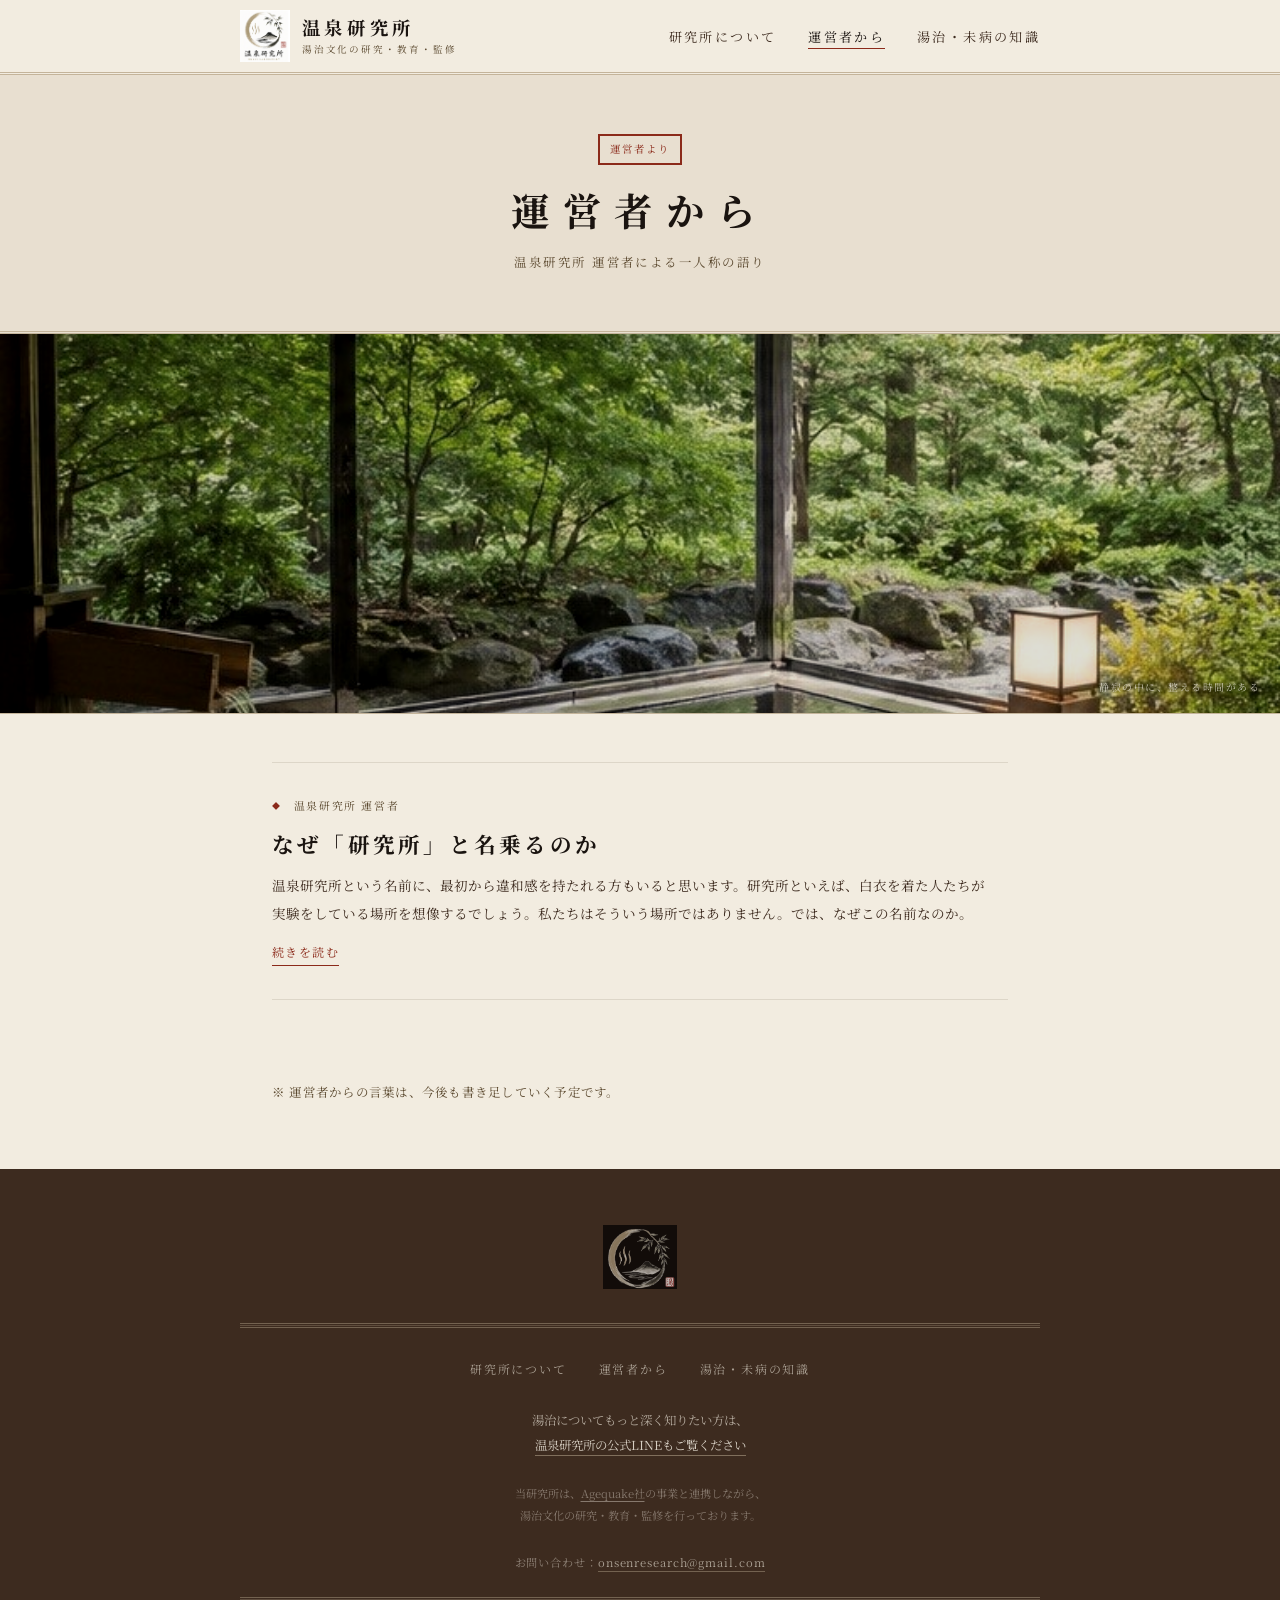
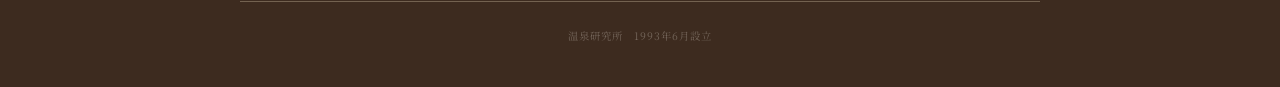
<file: director.html>
<!DOCTYPE html>
<html lang="ja">
<head>
  <meta charset="UTF-8">
  <meta name="viewport" content="width=device-width, initial-scale=1.0">
  <title>運営者から — 温泉研究所</title>
  <meta name="description" content="なぜ「研究所」と名乗るのか。温泉研究所 運営者による語り。">
  <!-- Google tag (gtag.js) -->
  <script async src="https://www.googletagmanager.com/gtag/js?id=G-J845B0CJVN"></script>
  <script>
    window.dataLayer = window.dataLayer || [];
    function gtag(){dataLayer.push(arguments);}
    gtag('js', new Date());
    gtag('config', 'G-J845B0CJVN');
  </script>
  <link rel="stylesheet" href="css/style.css">
  <style>
    /* 帯写真 */
    .photo-obi {
      width: 100%;
      height: clamp(200px, 38vw, 380px);
      overflow: hidden;
      border-bottom: 1px solid var(--keisen);
      position: relative;
    }
    .photo-obi img {
      width: 100%;
      height: 100%;
      object-fit: cover;
      object-position: center 40%;
      filter: sepia(20%) brightness(0.85) contrast(1.05);
      display: block;
    }
    .photo-obi__caption {
      position: absolute;
      bottom: 1rem;
      right: 1.25rem;
      font-size: 0.62rem;
      color: rgba(242,236,224,0.75);
      letter-spacing: 0.15em;
      text-shadow: 0 1px 4px rgba(0,0,0,0.7);
    }

    .article-list {
      padding: 3rem 0;
    }

    .article-card {
      display: block;
      padding: 2rem 1rem 2rem 0;
      border-bottom: 1px solid var(--keisen-lt);
      transition: background 0.2s;
    }

    .article-card:first-child { border-top: 1px solid var(--keisen-lt); }
    .article-card:hover { background: rgba(196,180,154,0.1); padding-left: 0.5rem; }

    .article-card__meta {
      font-size: 0.68rem;
      letter-spacing: 0.15em;
      color: var(--susumi);
      margin-bottom: 0.6rem;
      display: flex;
      align-items: center;
      gap: 0.75rem;
    }

    .article-card__meta::before {
      content: '◆';
      font-size: 0.5rem;
      color: var(--shu);
    }

    .article-card__title {
      font-size: clamp(1.05rem, 2.5vw, 1.35rem);
      font-weight: 700;
      letter-spacing: 0.15em;
      color: var(--sumi);
      margin-bottom: 0.6rem;
      line-height: 1.6;
    }

    .article-card__excerpt {
      font-size: 0.85rem;
      color: var(--kogecha);
      line-height: 2.1;
    }

    .article-card__read {
      display: inline-block;
      margin-top: 0.75rem;
      font-size: 0.75rem;
      color: var(--shu);
      letter-spacing: 0.12em;
      border-bottom: 1px solid var(--shu);
      padding-bottom: 1px;
    }

    .tsuzuku {
      padding: 2rem 0 4rem;
      font-size: 0.78rem;
      color: var(--susumi);
      letter-spacing: 0.1em;
      line-height: 2;
    }
  </style>
</head>
<body>

<!-- ヘッダー -->
<header class="site-header">
  <div class="header-inner">
    <a href="index.html" class="header-logo">
      <img src="assets/logo_kihon.jpg" alt="温泉研究所">
      <div class="header-logo-name">
        温泉研究所
        <small>湯治文化の研究・教育・監修</small>
      </div>
    </a>
    <nav>
      <ul class="site-nav">
        <li><a href="about.html">研究所について</a></li>
        <li><a href="director.html" class="active">運営者から</a></li>
        <li><a href="knowledge.html">湯治・未病の知識</a></li>
      </ul>
    </nav>
  </div>
</header>

<main class="page-body">
  <!-- ヒーロー -->
  <div class="content-hero">
    <span class="shu-badge">運営者より</span>
    <h1 class="content-hero__title">運営者から</h1>
    <p class="content-hero__subtitle">温泉研究所 運営者による一人称の語り</p>
  </div>

  <!-- 帯写真：森を望む内湯 -->
  <div class="photo-obi">
    <img src="assets/photos/shinrin.jpg" alt="森を望む内湯">
    <span class="photo-obi__caption">静寂の中に、整える時間がある</span>
  </div>

  <!-- 記事一覧 -->
  <div class="container">
    <div class="article-list">
      <a href="director-01.html" class="article-card">
        <p class="article-card__meta">温泉研究所 運営者</p>
        <h2 class="article-card__title">なぜ「研究所」と名乗るのか</h2>
        <p class="article-card__excerpt">
          温泉研究所という名前に、最初から違和感を持たれる方もいると思います。研究所といえば、白衣を着た人たちが実験をしている場所を想像するでしょう。私たちはそういう場所ではありません。では、なぜこの名前なのか。
        </p>
        <span class="article-card__read">続きを読む</span>
      </a>
    </div>
    <p class="tsuzuku">※ 運営者からの言葉は、今後も書き足していく予定です。</p>
  </div>
</main>

<!-- フッター -->
<footer class="site-footer">
  <div class="footer-inner">
    <div class="footer-emblem">
      <img src="assets/logo_kihon_touka_nashi.jpg" alt="温泉研究所">
    </div>
    <hr class="footer-rule">
    <ul class="footer-nav">
      <li><a href="about.html">研究所について</a></li>
      <li><a href="director.html">運営者から</a></li>
      <li><a href="knowledge.html">湯治・未病の知識</a></li>
    </ul>
    <p class="footer-line-cta">
      湯治についてもっと深く知りたい方は、<br>
      <a href="#">温泉研究所の公式LINEもご覧ください</a>
    </p>
    <p class="footer-agequake">
      当研究所は、<a href="#">Agequake社</a>の事業と連携しながら、<br>
      湯治文化の研究・教育・監修を行っております。
    </p>
    <p class="footer-contact">
      お問い合わせ：<a href="mailto:onsenresearch@gmail.com">onsenresearch@gmail.com</a>
    </p>
    <hr class="footer-rule">
    <p class="footer-copy">温泉研究所　1993年6月設立</p>
  </div>
</footer>

</body>
</html>
</file>
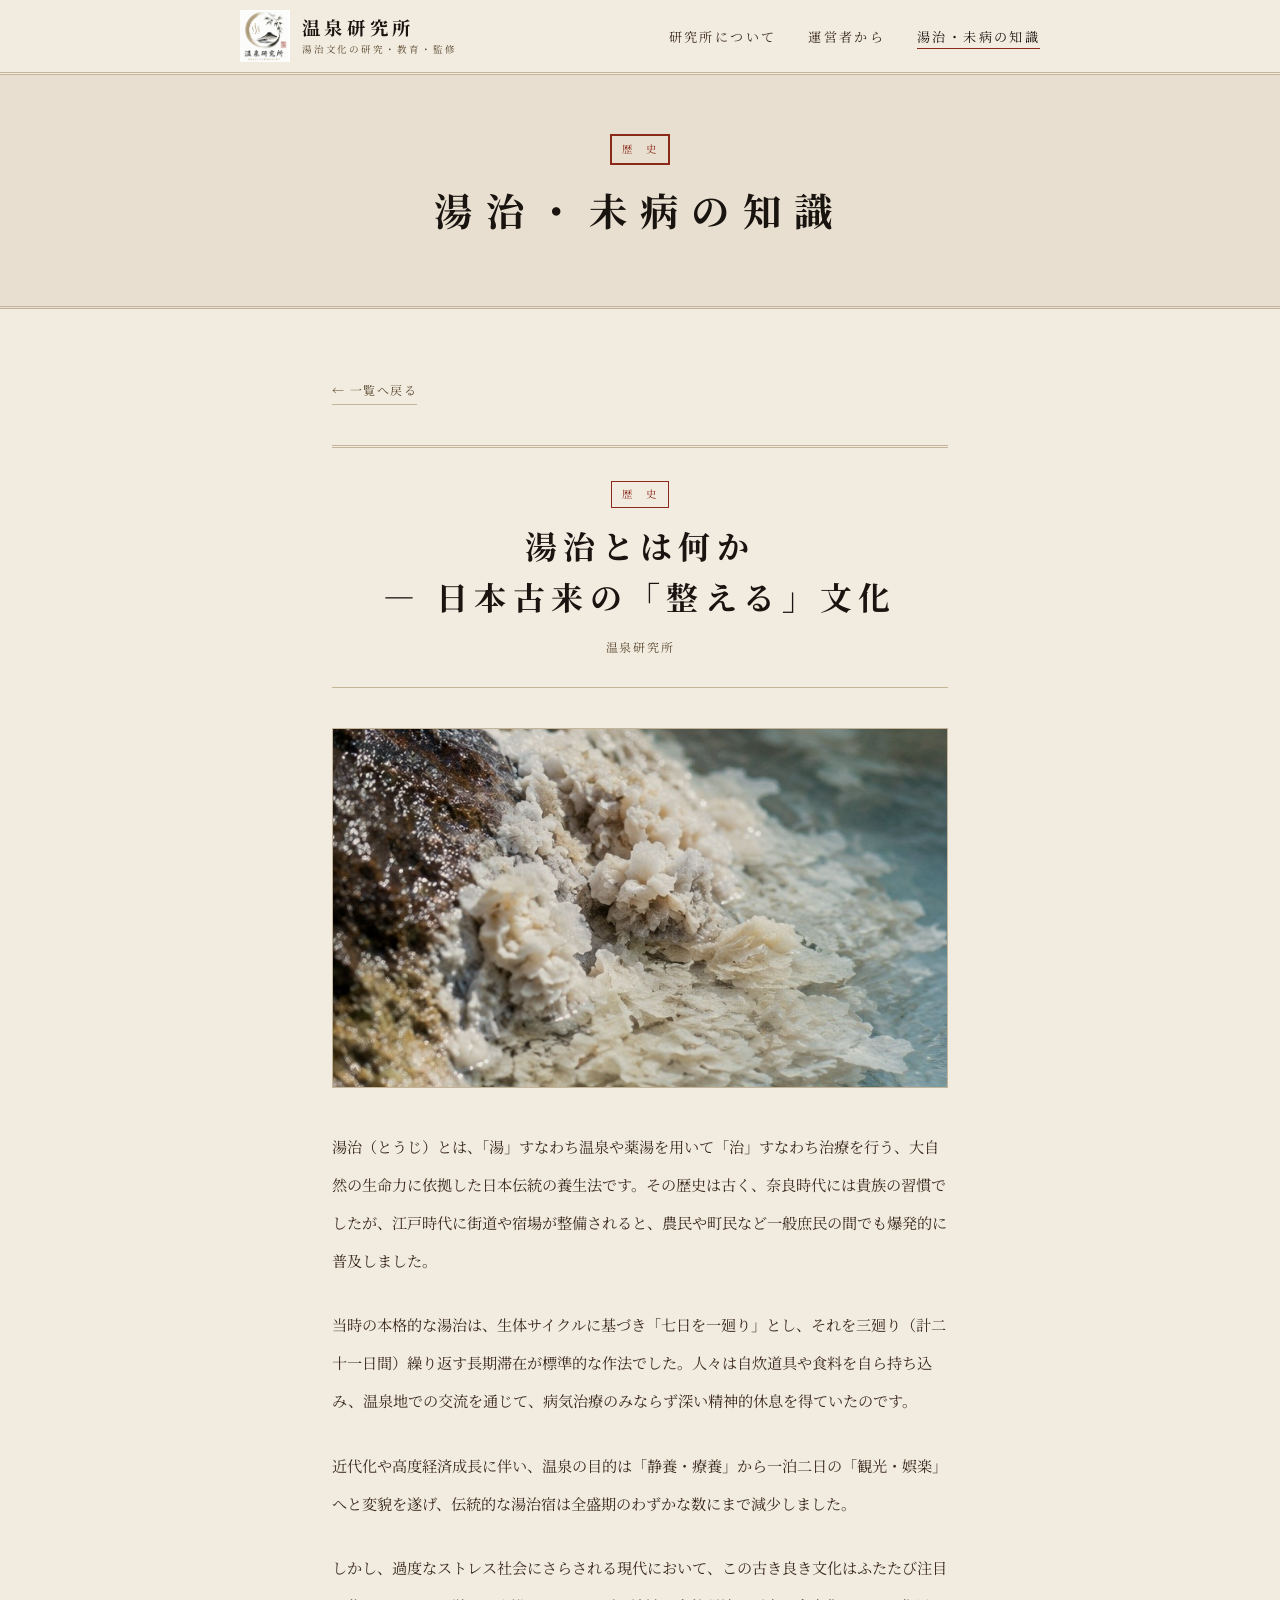
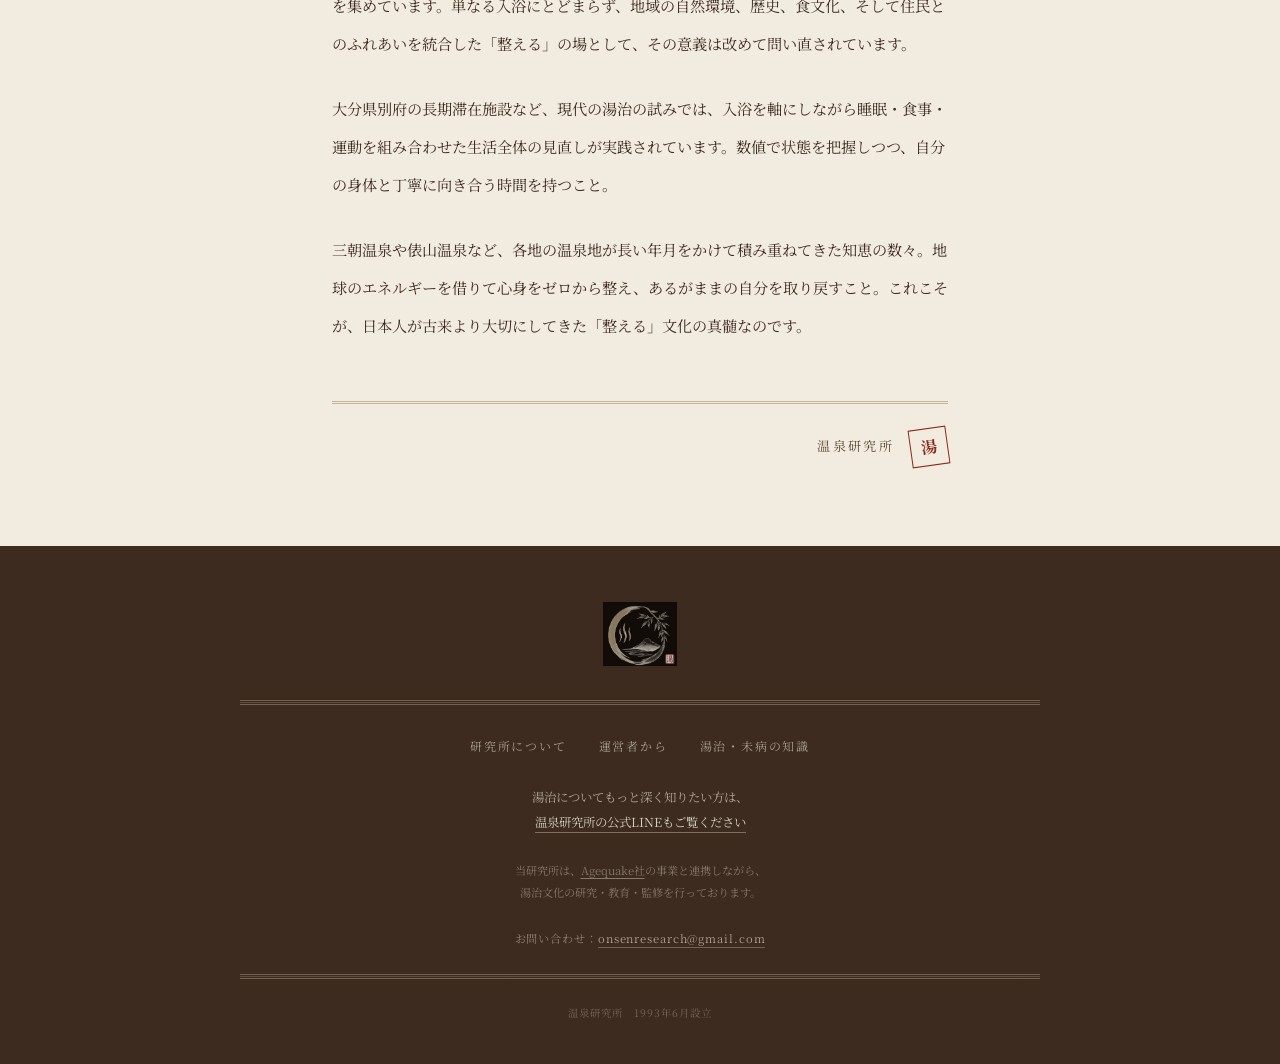
<file: knowledge-01.html>
<!DOCTYPE html>
<html lang="ja">
<head>
  <meta charset="UTF-8">
  <meta name="viewport" content="width=device-width, initial-scale=1.0">
  <title>湯治とは何か — 湯治・未病の知識 — 温泉研究所</title>
  <!-- Google tag (gtag.js) -->
  <script async src="https://www.googletagmanager.com/gtag/js?id=G-J845B0CJVN"></script>
  <script>
    window.dataLayer = window.dataLayer || [];
    function gtag(){dataLayer.push(arguments);}
    gtag('js', new Date());
    gtag('config', 'G-J845B0CJVN');
  </script>
  <link rel="stylesheet" href="css/style.css">
  <style>
    .article-wrap {
      max-width: 680px;
      margin: 0 auto;
      padding: 4rem 2rem 5rem;
    }
    .article-back {
      display: inline-block;
      font-size: 0.75rem;
      letter-spacing: 0.12em;
      color: var(--susumi);
      margin-bottom: 2.5rem;
      border-bottom: 1px solid var(--keisen);
      padding-bottom: 2px;
    }
    .article-back:hover { color: var(--sumi); }
    .article-header {
      border-top: 3px double var(--keisen);
      border-bottom: 1px solid var(--keisen);
      padding: 1.75rem 0;
      margin-bottom: 2.5rem;
      text-align: center;
    }
    .article-header__badge {
      display: inline-block;
      border: 1px solid var(--shu);
      color: var(--shu);
      font-size: 0.65rem;
      letter-spacing: 0.18em;
      padding: 2px 10px;
      margin-bottom: 0.75rem;
    }
    .article-header__title {
      font-size: clamp(1.3rem, 3.5vw, 2rem);
      font-weight: 700;
      letter-spacing: 0.2em;
      color: var(--sumi);
      line-height: 1.6;
      margin-bottom: 0.75rem;
    }
    .article-header__byline {
      font-size: 0.75rem;
      color: var(--susumi);
      letter-spacing: 0.15em;
    }
    .article-photo {
      width: 100%;
      height: clamp(200px, 45vw, 360px);
      overflow: hidden;
      margin-bottom: 2.5rem;
      border: 1px solid var(--keisen);
      position: relative;
    }
    .article-photo img {
      width: 100%; height: 100%;
      object-fit: cover;
      object-position: center 50%;
      filter: sepia(20%) brightness(0.88) contrast(1.05);
      display: block;
    }
    .article-text {
      font-size: 0.95rem;
      line-height: 2.5;
      color: var(--kogecha);
    }
    .article-text p + p { margin-top: 1.75em; }
    .article-footer {
      margin-top: 3.5rem;
      padding-top: 1.5rem;
      border-top: 3px double var(--keisen);
      display: flex;
      justify-content: flex-end;
      align-items: center;
      gap: 1rem;
    }
    .article-footer__byline {
      font-size: 0.82rem;
      color: var(--susumi);
      letter-spacing: 0.18em;
    }
    .article-footer__in {
      display: inline-flex;
      align-items: center;
      justify-content: center;
      width: 38px; height: 38px;
      border: 1.5px solid var(--shu);
      color: var(--shu);
      font-size: 1rem;
      font-weight: 700;
      transform: rotate(-8deg);
    }
  </style>
</head>
<body>

<header class="site-header">
  <div class="header-inner">
    <a href="index.html" class="header-logo">
      <img src="assets/logo_kihon.jpg" alt="温泉研究所">
      <div class="header-logo-name">
        温泉研究所
        <small>湯治文化の研究・教育・監修</small>
      </div>
    </a>
    <nav>
      <ul class="site-nav">
        <li><a href="about.html">研究所について</a></li>
        <li><a href="director.html">運営者から</a></li>
        <li><a href="knowledge.html" class="active">湯治・未病の知識</a></li>
      </ul>
    </nav>
  </div>
</header>

<main class="page-body">
  <div class="content-hero">
    <span class="shu-badge">歴　史</span>
    <h1 class="content-hero__title">湯治・未病の知識</h1>
  </div>

  <div class="article-wrap">
    <a href="knowledge.html" class="article-back">← 一覧へ戻る</a>

    <div class="article-header">
      <span class="article-header__badge">歴　史</span>
      <h2 class="article-header__title">湯治とは何か<br>― 日本古来の「整える」文化</h2>
      <p class="article-header__byline">温泉研究所</p>
    </div>

    <div class="article-photo">
      <img src="assets/photos/yunohana_1.jpg" alt="湯の花の結晶">
    </div>

    <div class="article-text">
      <p>
        湯治（とうじ）とは、「湯」すなわち温泉や薬湯を用いて「治」すなわち治療を行う、大自然の生命力に依拠した日本伝統の養生法です。その歴史は古く、奈良時代には貴族の習慣でしたが、江戸時代に街道や宿場が整備されると、農民や町民など一般庶民の間でも爆発的に普及しました。
      </p>
      <p>
        当時の本格的な湯治は、生体サイクルに基づき「七日を一廻り」とし、それを三廻り（計二十一日間）繰り返す長期滞在が標準的な作法でした。人々は自炊道具や食料を自ら持ち込み、温泉地での交流を通じて、病気治療のみならず深い精神的休息を得ていたのです。
      </p>
      <p>
        近代化や高度経済成長に伴い、温泉の目的は「静養・療養」から一泊二日の「観光・娯楽」へと変貌を遂げ、伝統的な湯治宿は全盛期のわずかな数にまで減少しました。
      </p>
      <p>
        しかし、過度なストレス社会にさらされる現代において、この古き良き文化はふたたび注目を集めています。単なる入浴にとどまらず、地域の自然環境、歴史、食文化、そして住民とのふれあいを統合した「整える」の場として、その意義は改めて問い直されています。
      </p>
      <p>
        大分県別府の長期滞在施設など、現代の湯治の試みでは、入浴を軸にしながら睡眠・食事・運動を組み合わせた生活全体の見直しが実践されています。数値で状態を把握しつつ、自分の身体と丁寧に向き合う時間を持つこと。
      </p>
      <p>
        三朝温泉や俵山温泉など、各地の温泉地が長い年月をかけて積み重ねてきた知恵の数々。地球のエネルギーを借りて心身をゼロから整え、あるがままの自分を取り戻すこと。これこそが、日本人が古来より大切にしてきた「整える」文化の真髄なのです。
      </p>
    </div>

    <div class="article-footer">
      <span class="article-footer__byline">温泉研究所</span>
      <span class="article-footer__in" aria-hidden="true">湯</span>
    </div>
  </div>
</main>

<footer class="site-footer">
  <div class="footer-inner">
    <div class="footer-emblem">
      <img src="assets/logo_kihon_touka_nashi.jpg" alt="温泉研究所">
    </div>
    <hr class="footer-rule">
    <ul class="footer-nav">
      <li><a href="about.html">研究所について</a></li>
      <li><a href="director.html">運営者から</a></li>
      <li><a href="knowledge.html">湯治・未病の知識</a></li>
    </ul>
    <p class="footer-line-cta">
      湯治についてもっと深く知りたい方は、<br>
      <a href="#">温泉研究所の公式LINEもご覧ください</a>
    </p>
    <p class="footer-agequake">
      当研究所は、<a href="#">Agequake社</a>の事業と連携しながら、<br>
      湯治文化の研究・教育・監修を行っております。
    </p>
    <p class="footer-contact">
      お問い合わせ：<a href="mailto:onsenresearch@gmail.com">onsenresearch@gmail.com</a>
    </p>
    <hr class="footer-rule">
    <p class="footer-copy">温泉研究所　1993年6月設立</p>
  </div>
</footer>

</body>
</html>
</file>
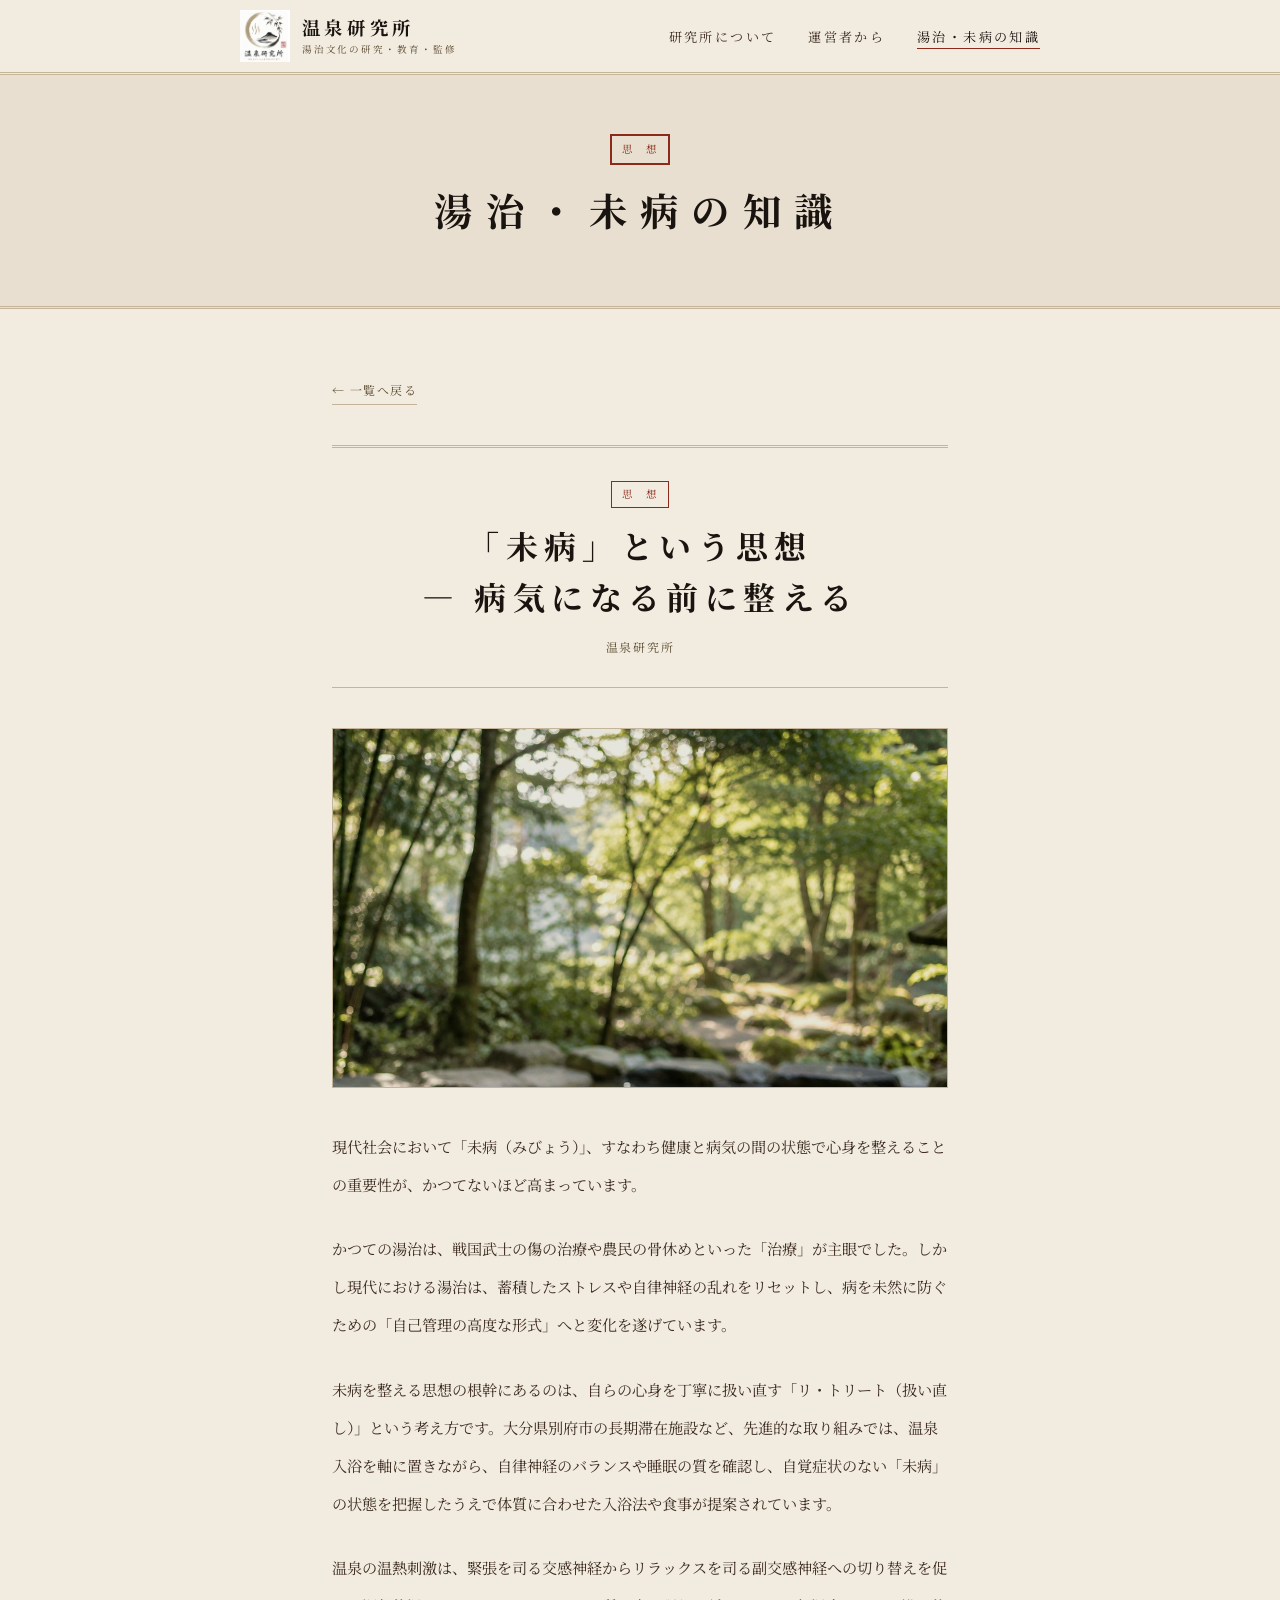
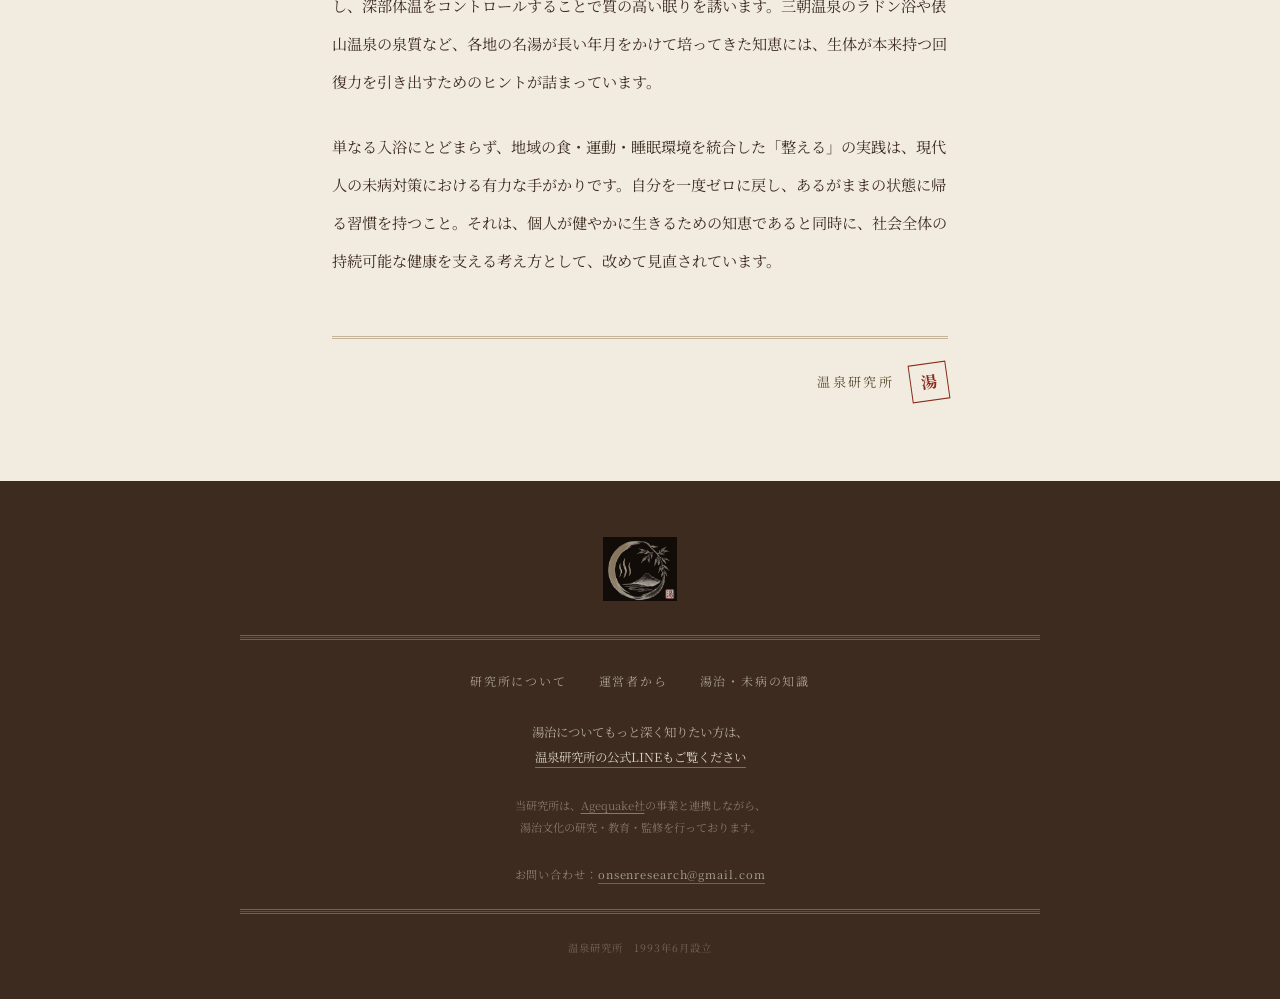
<file: knowledge-02.html>
<!DOCTYPE html>
<html lang="ja">
<head>
  <meta charset="UTF-8">
  <meta name="viewport" content="width=device-width, initial-scale=1.0">
  <title>「未病」という思想 — 湯治・未病の知識 — 温泉研究所</title>
  <!-- Google tag (gtag.js) -->
  <script async src="https://www.googletagmanager.com/gtag/js?id=G-J845B0CJVN"></script>
  <script>
    window.dataLayer = window.dataLayer || [];
    function gtag(){dataLayer.push(arguments);}
    gtag('js', new Date());
    gtag('config', 'G-J845B0CJVN');
  </script>
  <link rel="stylesheet" href="css/style.css">
  <style>
    .article-wrap {
      max-width: 680px;
      margin: 0 auto;
      padding: 4rem 2rem 5rem;
    }
    .article-back {
      display: inline-block;
      font-size: 0.75rem;
      letter-spacing: 0.12em;
      color: var(--susumi);
      margin-bottom: 2.5rem;
      border-bottom: 1px solid var(--keisen);
      padding-bottom: 2px;
    }
    .article-back:hover { color: var(--sumi); }
    .article-header {
      border-top: 3px double var(--keisen);
      border-bottom: 1px solid var(--keisen);
      padding: 1.75rem 0;
      margin-bottom: 2.5rem;
      text-align: center;
    }
    .article-header__badge {
      display: inline-block;
      border: 1px solid var(--shu);
      color: var(--shu);
      font-size: 0.65rem;
      letter-spacing: 0.18em;
      padding: 2px 10px;
      margin-bottom: 0.75rem;
    }
    .article-header__title {
      font-size: clamp(1.3rem, 3.5vw, 2rem);
      font-weight: 700;
      letter-spacing: 0.2em;
      color: var(--sumi);
      line-height: 1.6;
      margin-bottom: 0.75rem;
    }
    .article-header__byline {
      font-size: 0.75rem;
      color: var(--susumi);
      letter-spacing: 0.15em;
    }
    .article-photo {
      width: 100%;
      height: clamp(200px, 45vw, 360px);
      overflow: hidden;
      margin-bottom: 2.5rem;
      border: 1px solid var(--keisen);
    }
    .article-photo img {
      width: 100%; height: 100%;
      object-fit: cover;
      object-position: center 40%;
      filter: sepia(20%) brightness(0.88) contrast(1.05);
      display: block;
    }
    .article-text {
      font-size: 0.95rem;
      line-height: 2.5;
      color: var(--kogecha);
    }
    .article-text p + p { margin-top: 1.75em; }
    .article-footer {
      margin-top: 3.5rem;
      padding-top: 1.5rem;
      border-top: 3px double var(--keisen);
      display: flex;
      justify-content: flex-end;
      align-items: center;
      gap: 1rem;
    }
    .article-footer__byline {
      font-size: 0.82rem;
      color: var(--susumi);
      letter-spacing: 0.18em;
    }
    .article-footer__in {
      display: inline-flex;
      align-items: center;
      justify-content: center;
      width: 38px; height: 38px;
      border: 1.5px solid var(--shu);
      color: var(--shu);
      font-size: 1rem;
      font-weight: 700;
      transform: rotate(-8deg);
    }
  </style>
</head>
<body>

<header class="site-header">
  <div class="header-inner">
    <a href="index.html" class="header-logo">
      <img src="assets/logo_kihon.jpg" alt="温泉研究所">
      <div class="header-logo-name">
        温泉研究所
        <small>湯治文化の研究・教育・監修</small>
      </div>
    </a>
    <nav>
      <ul class="site-nav">
        <li><a href="about.html">研究所について</a></li>
        <li><a href="director.html">運営者から</a></li>
        <li><a href="knowledge.html" class="active">湯治・未病の知識</a></li>
      </ul>
    </nav>
  </div>
</header>

<main class="page-body">
  <div class="content-hero">
    <span class="shu-badge">思　想</span>
    <h1 class="content-hero__title">湯治・未病の知識</h1>
  </div>

  <div class="article-wrap">
    <a href="knowledge.html" class="article-back">← 一覧へ戻る</a>

    <div class="article-header">
      <span class="article-header__badge">思　想</span>
      <h2 class="article-header__title">「未病」という思想<br>― 病気になる前に整える</h2>
      <p class="article-header__byline">温泉研究所</p>
    </div>

    <div class="article-photo">
      <img src="assets/photos/engawa.jpg" alt="縁側から望む日本庭園">
    </div>

    <div class="article-text">
      <p>
        現代社会において「未病（みびょう）」、すなわち健康と病気の間の状態で心身を整えることの重要性が、かつてないほど高まっています。
      </p>
      <p>
        かつての湯治は、戦国武士の傷の治療や農民の骨休めといった「治療」が主眼でした。しかし現代における湯治は、蓄積したストレスや自律神経の乱れをリセットし、病を未然に防ぐための「自己管理の高度な形式」へと変化を遂げています。
      </p>
      <p>
        未病を整える思想の根幹にあるのは、自らの心身を丁寧に扱い直す「リ・トリート（扱い直し）」という考え方です。大分県別府市の長期滞在施設など、先進的な取り組みでは、温泉入浴を軸に置きながら、自律神経のバランスや睡眠の質を確認し、自覚症状のない「未病」の状態を把握したうえで体質に合わせた入浴法や食事が提案されています。
      </p>
      <p>
        温泉の温熱刺激は、緊張を司る交感神経からリラックスを司る副交感神経への切り替えを促し、深部体温をコントロールすることで質の高い眠りを誘います。三朝温泉のラドン浴や俵山温泉の泉質など、各地の名湯が長い年月をかけて培ってきた知恵には、生体が本来持つ回復力を引き出すためのヒントが詰まっています。
      </p>
      <p>
        単なる入浴にとどまらず、地域の食・運動・睡眠環境を統合した「整える」の実践は、現代人の未病対策における有力な手がかりです。自分を一度ゼロに戻し、あるがままの状態に帰る習慣を持つこと。それは、個人が健やかに生きるための知恵であると同時に、社会全体の持続可能な健康を支える考え方として、改めて見直されています。
      </p>
    </div>

    <div class="article-footer">
      <span class="article-footer__byline">温泉研究所</span>
      <span class="article-footer__in" aria-hidden="true">湯</span>
    </div>
  </div>
</main>

<footer class="site-footer">
  <div class="footer-inner">
    <div class="footer-emblem">
      <img src="assets/logo_kihon_touka_nashi.jpg" alt="温泉研究所">
    </div>
    <hr class="footer-rule">
    <ul class="footer-nav">
      <li><a href="about.html">研究所について</a></li>
      <li><a href="director.html">運営者から</a></li>
      <li><a href="knowledge.html">湯治・未病の知識</a></li>
    </ul>
    <p class="footer-line-cta">
      湯治についてもっと深く知りたい方は、<br>
      <a href="#">温泉研究所の公式LINEもご覧ください</a>
    </p>
    <p class="footer-agequake">
      当研究所は、<a href="#">Agequake社</a>の事業と連携しながら、<br>
      湯治文化の研究・教育・監修を行っております。
    </p>
    <p class="footer-contact">
      お問い合わせ：<a href="mailto:onsenresearch@gmail.com">onsenresearch@gmail.com</a>
    </p>
    <hr class="footer-rule">
    <p class="footer-copy">温泉研究所　1993年6月設立</p>
  </div>
</footer>

</body>
</html>
</file>
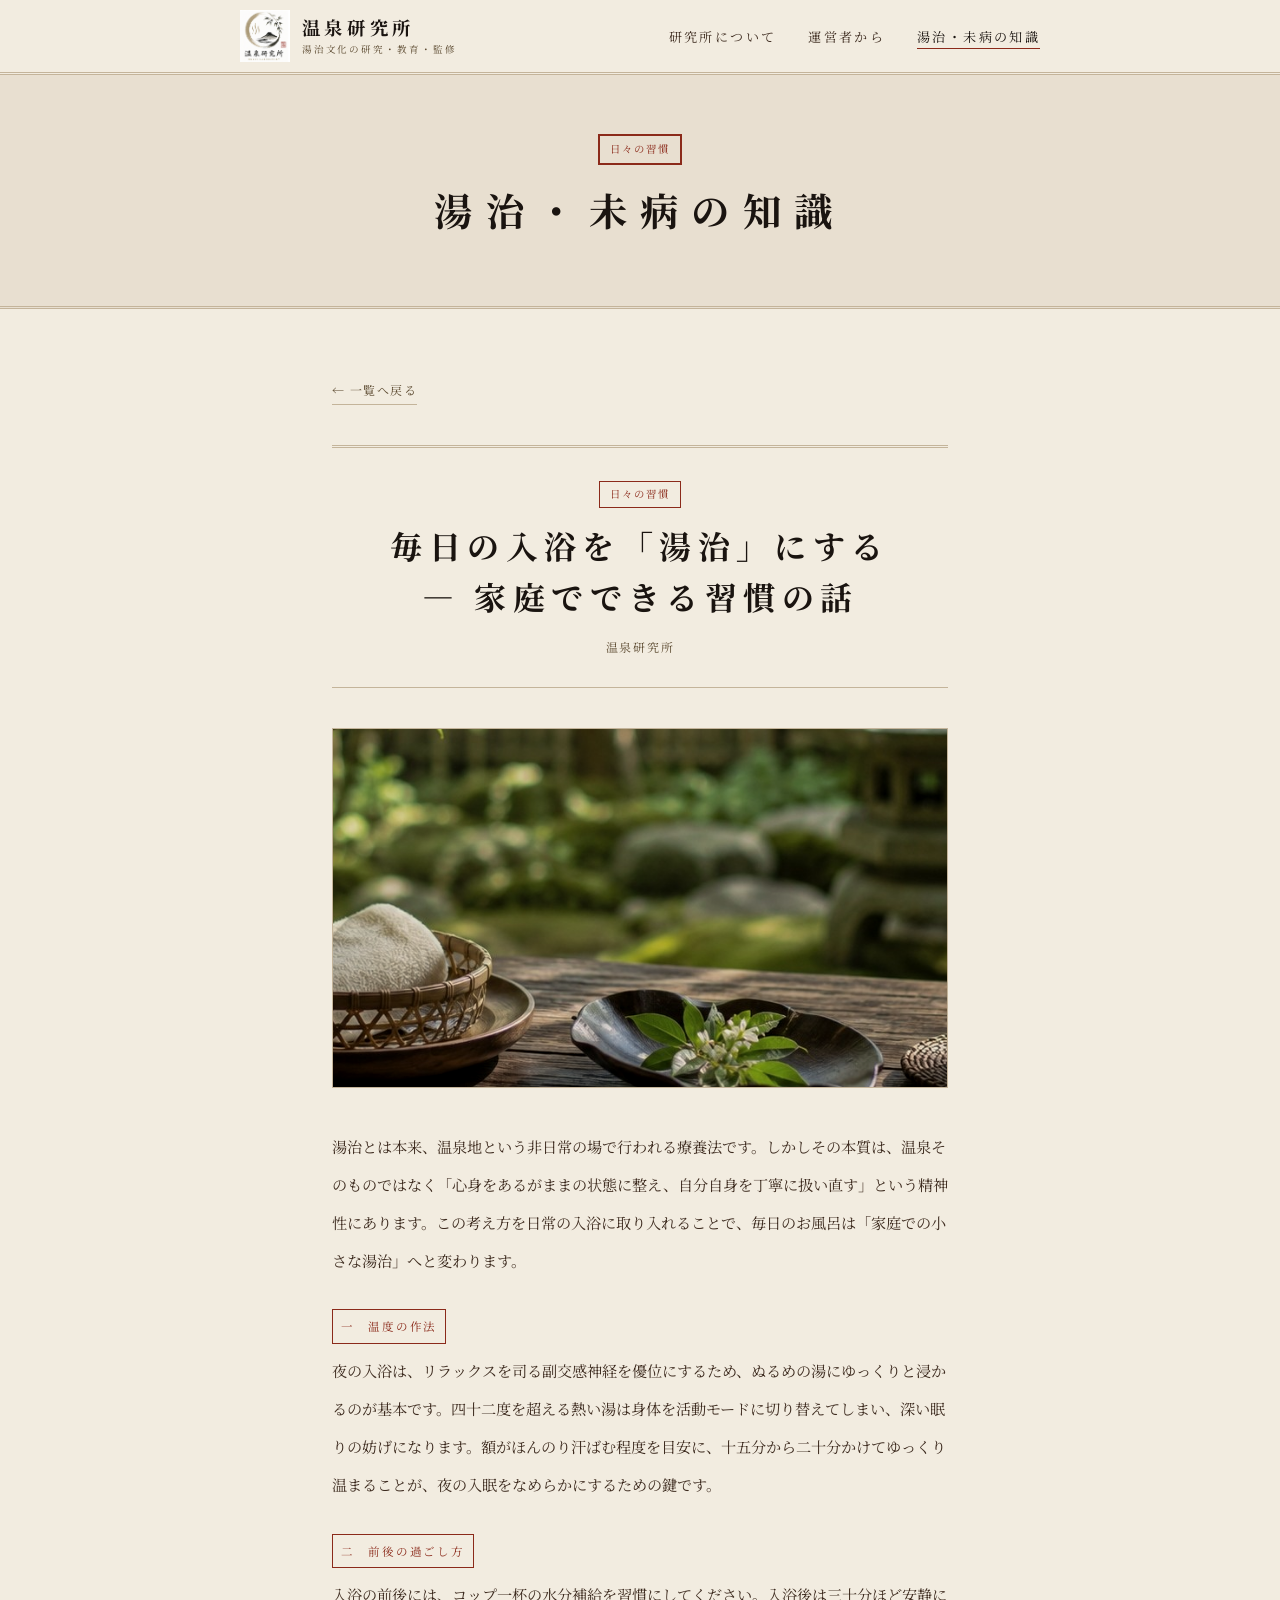
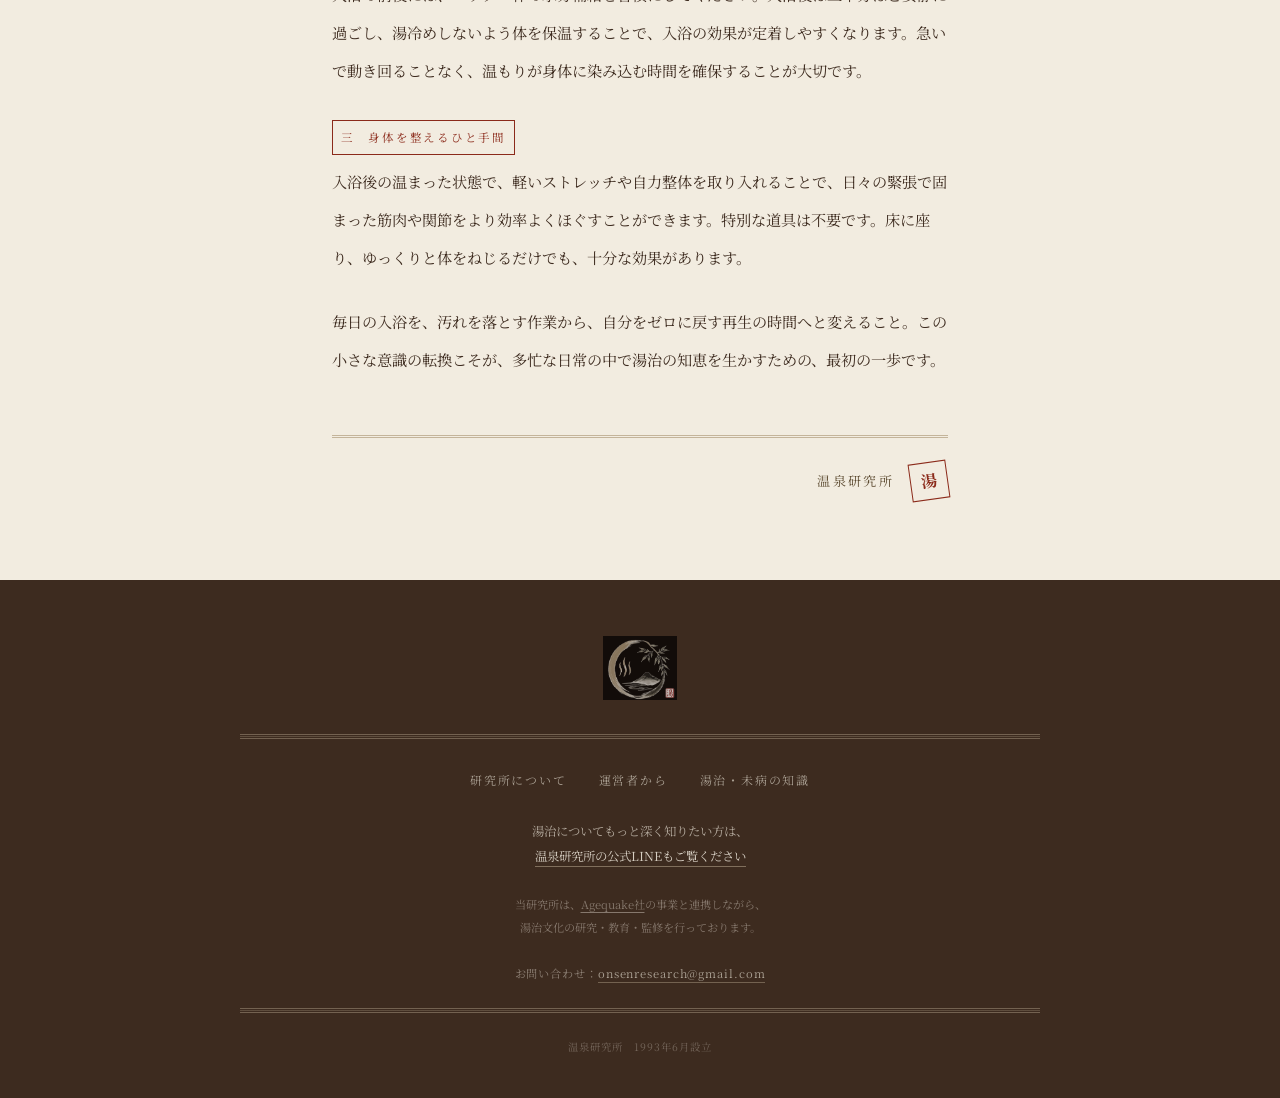
<file: knowledge-03.html>
<!DOCTYPE html>
<html lang="ja">
<head>
  <meta charset="UTF-8">
  <meta name="viewport" content="width=device-width, initial-scale=1.0">
  <title>毎日の入浴を「湯治」にする — 湯治・未病の知識 — 温泉研究所</title>
  <!-- Google tag (gtag.js) -->
  <script async src="https://www.googletagmanager.com/gtag/js?id=G-J845B0CJVN"></script>
  <script>
    window.dataLayer = window.dataLayer || [];
    function gtag(){dataLayer.push(arguments);}
    gtag('js', new Date());
    gtag('config', 'G-J845B0CJVN');
  </script>
  <link rel="stylesheet" href="css/style.css">
  <style>
    .article-wrap {
      max-width: 680px;
      margin: 0 auto;
      padding: 4rem 2rem 5rem;
    }
    .article-back {
      display: inline-block;
      font-size: 0.75rem;
      letter-spacing: 0.12em;
      color: var(--susumi);
      margin-bottom: 2.5rem;
      border-bottom: 1px solid var(--keisen);
      padding-bottom: 2px;
    }
    .article-back:hover { color: var(--sumi); }
    .article-header {
      border-top: 3px double var(--keisen);
      border-bottom: 1px solid var(--keisen);
      padding: 1.75rem 0;
      margin-bottom: 2.5rem;
      text-align: center;
    }
    .article-header__badge {
      display: inline-block;
      border: 1px solid var(--shu);
      color: var(--shu);
      font-size: 0.65rem;
      letter-spacing: 0.18em;
      padding: 2px 10px;
      margin-bottom: 0.75rem;
    }
    .article-header__title {
      font-size: clamp(1.3rem, 3.5vw, 2rem);
      font-weight: 700;
      letter-spacing: 0.2em;
      color: var(--sumi);
      line-height: 1.6;
      margin-bottom: 0.75rem;
    }
    .article-header__byline {
      font-size: 0.75rem;
      color: var(--susumi);
      letter-spacing: 0.15em;
    }
    .article-photo {
      width: 100%;
      height: clamp(200px, 45vw, 360px);
      overflow: hidden;
      margin-bottom: 2.5rem;
      border: 1px solid var(--keisen);
    }
    .article-photo img {
      width: 100%; height: 100%;
      object-fit: cover;
      object-position: center 45%;
      filter: sepia(20%) brightness(0.88) contrast(1.05);
      display: block;
    }
    .article-text {
      font-size: 0.95rem;
      line-height: 2.5;
      color: var(--kogecha);
    }
    .article-text p + p { margin-top: 1.75em; }
    .hashira-label {
      display: inline-block;
      font-size: 0.72rem;
      letter-spacing: 0.15em;
      color: var(--shu);
      border: 1px solid var(--shu);
      padding: 2px 8px;
      margin-bottom: 0.5rem;
    }
    .article-footer {
      margin-top: 3.5rem;
      padding-top: 1.5rem;
      border-top: 3px double var(--keisen);
      display: flex;
      justify-content: flex-end;
      align-items: center;
      gap: 1rem;
    }
    .article-footer__byline {
      font-size: 0.82rem;
      color: var(--susumi);
      letter-spacing: 0.18em;
    }
    .article-footer__in {
      display: inline-flex;
      align-items: center;
      justify-content: center;
      width: 38px; height: 38px;
      border: 1.5px solid var(--shu);
      color: var(--shu);
      font-size: 1rem;
      font-weight: 700;
      transform: rotate(-8deg);
    }
  </style>
</head>
<body>

<header class="site-header">
  <div class="header-inner">
    <a href="index.html" class="header-logo">
      <img src="assets/logo_kihon.jpg" alt="温泉研究所">
      <div class="header-logo-name">
        温泉研究所
        <small>湯治文化の研究・教育・監修</small>
      </div>
    </a>
    <nav>
      <ul class="site-nav">
        <li><a href="about.html">研究所について</a></li>
        <li><a href="director.html">運営者から</a></li>
        <li><a href="knowledge.html" class="active">湯治・未病の知識</a></li>
      </ul>
    </nav>
  </div>
</header>

<main class="page-body">
  <div class="content-hero">
    <span class="shu-badge">日々の習慣</span>
    <h1 class="content-hero__title">湯治・未病の知識</h1>
  </div>

  <div class="article-wrap">
    <a href="knowledge.html" class="article-back">← 一覧へ戻る</a>

    <div class="article-header">
      <span class="article-header__badge">日々の習慣</span>
      <h2 class="article-header__title">毎日の入浴を「湯治」にする<br>― 家庭でできる習慣の話</h2>
      <p class="article-header__byline">温泉研究所</p>
    </div>

    <div class="article-photo">
      <img src="assets/photos/niwa_okashi.jpg" alt="庭を背景に並ぶ湯飲みとタオル">
    </div>

    <div class="article-text">
      <p>
        湯治とは本来、温泉地という非日常の場で行われる療養法です。しかしその本質は、温泉そのものではなく「心身をあるがままの状態に整え、自分自身を丁寧に扱い直す」という精神性にあります。この考え方を日常の入浴に取り入れることで、毎日のお風呂は「家庭での小さな湯治」へと変わります。
      </p>
      <p>
        <span class="hashira-label">一　温度の作法</span><br>
        夜の入浴は、リラックスを司る副交感神経を優位にするため、ぬるめの湯にゆっくりと浸かるのが基本です。四十二度を超える熱い湯は身体を活動モードに切り替えてしまい、深い眠りの妨げになります。額がほんのり汗ばむ程度を目安に、十五分から二十分かけてゆっくり温まることが、夜の入眠をなめらかにするための鍵です。
      </p>
      <p>
        <span class="hashira-label">二　前後の過ごし方</span><br>
        入浴の前後には、コップ一杯の水分補給を習慣にしてください。入浴後は三十分ほど安静に過ごし、湯冷めしないよう体を保温することで、入浴の効果が定着しやすくなります。急いで動き回ることなく、温もりが身体に染み込む時間を確保することが大切です。
      </p>
      <p>
        <span class="hashira-label">三　身体を整えるひと手間</span><br>
        入浴後の温まった状態で、軽いストレッチや自力整体を取り入れることで、日々の緊張で固まった筋肉や関節をより効率よくほぐすことができます。特別な道具は不要です。床に座り、ゆっくりと体をねじるだけでも、十分な効果があります。
      </p>
      <p>
        毎日の入浴を、汚れを落とす作業から、自分をゼロに戻す再生の時間へと変えること。この小さな意識の転換こそが、多忙な日常の中で湯治の知恵を生かすための、最初の一歩です。
      </p>
    </div>

    <div class="article-footer">
      <span class="article-footer__byline">温泉研究所</span>
      <span class="article-footer__in" aria-hidden="true">湯</span>
    </div>
  </div>
</main>

<footer class="site-footer">
  <div class="footer-inner">
    <div class="footer-emblem">
      <img src="assets/logo_kihon_touka_nashi.jpg" alt="温泉研究所">
    </div>
    <hr class="footer-rule">
    <ul class="footer-nav">
      <li><a href="about.html">研究所について</a></li>
      <li><a href="director.html">運営者から</a></li>
      <li><a href="knowledge.html">湯治・未病の知識</a></li>
    </ul>
    <p class="footer-line-cta">
      湯治についてもっと深く知りたい方は、<br>
      <a href="#">温泉研究所の公式LINEもご覧ください</a>
    </p>
    <p class="footer-agequake">
      当研究所は、<a href="#">Agequake社</a>の事業と連携しながら、<br>
      湯治文化の研究・教育・監修を行っております。
    </p>
    <p class="footer-contact">
      お問い合わせ：<a href="mailto:onsenresearch@gmail.com">onsenresearch@gmail.com</a>
    </p>
    <hr class="footer-rule">
    <p class="footer-copy">温泉研究所　1993年6月設立</p>
  </div>
</footer>

</body>
</html>
</file>
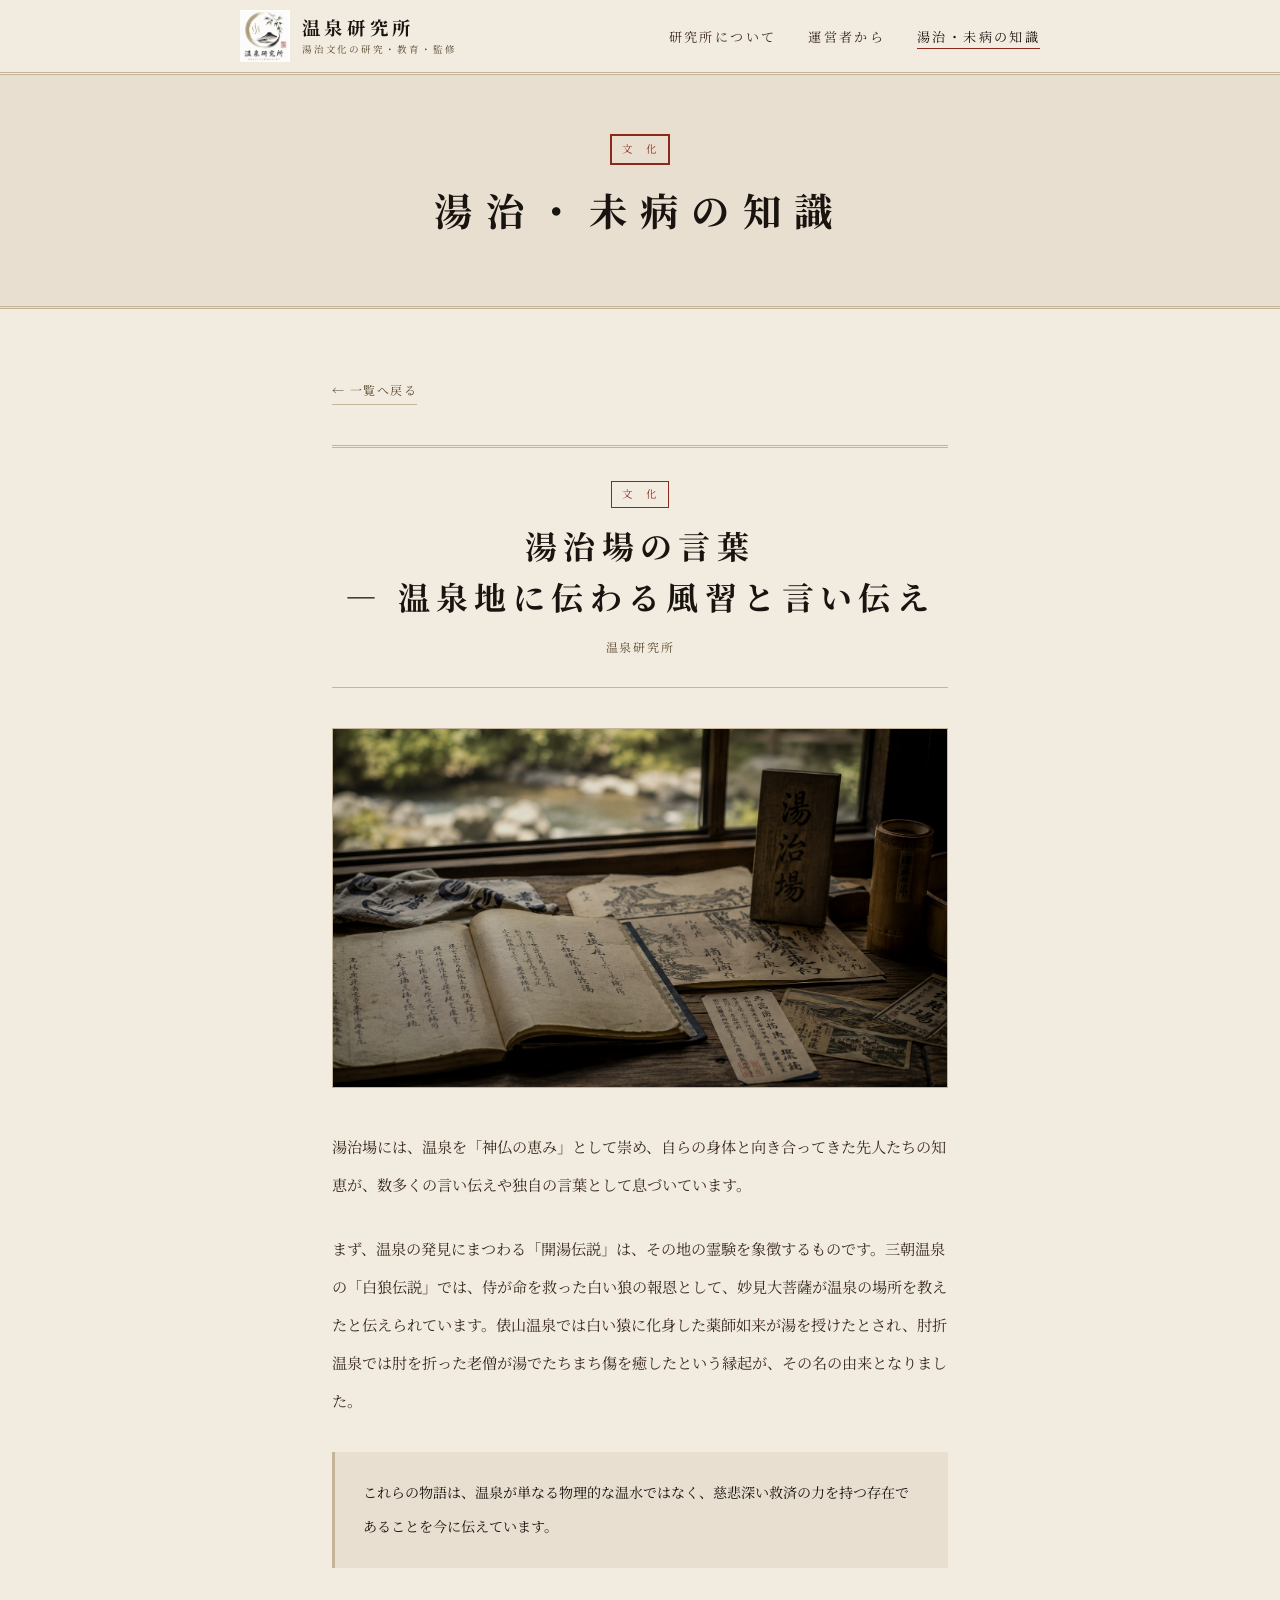
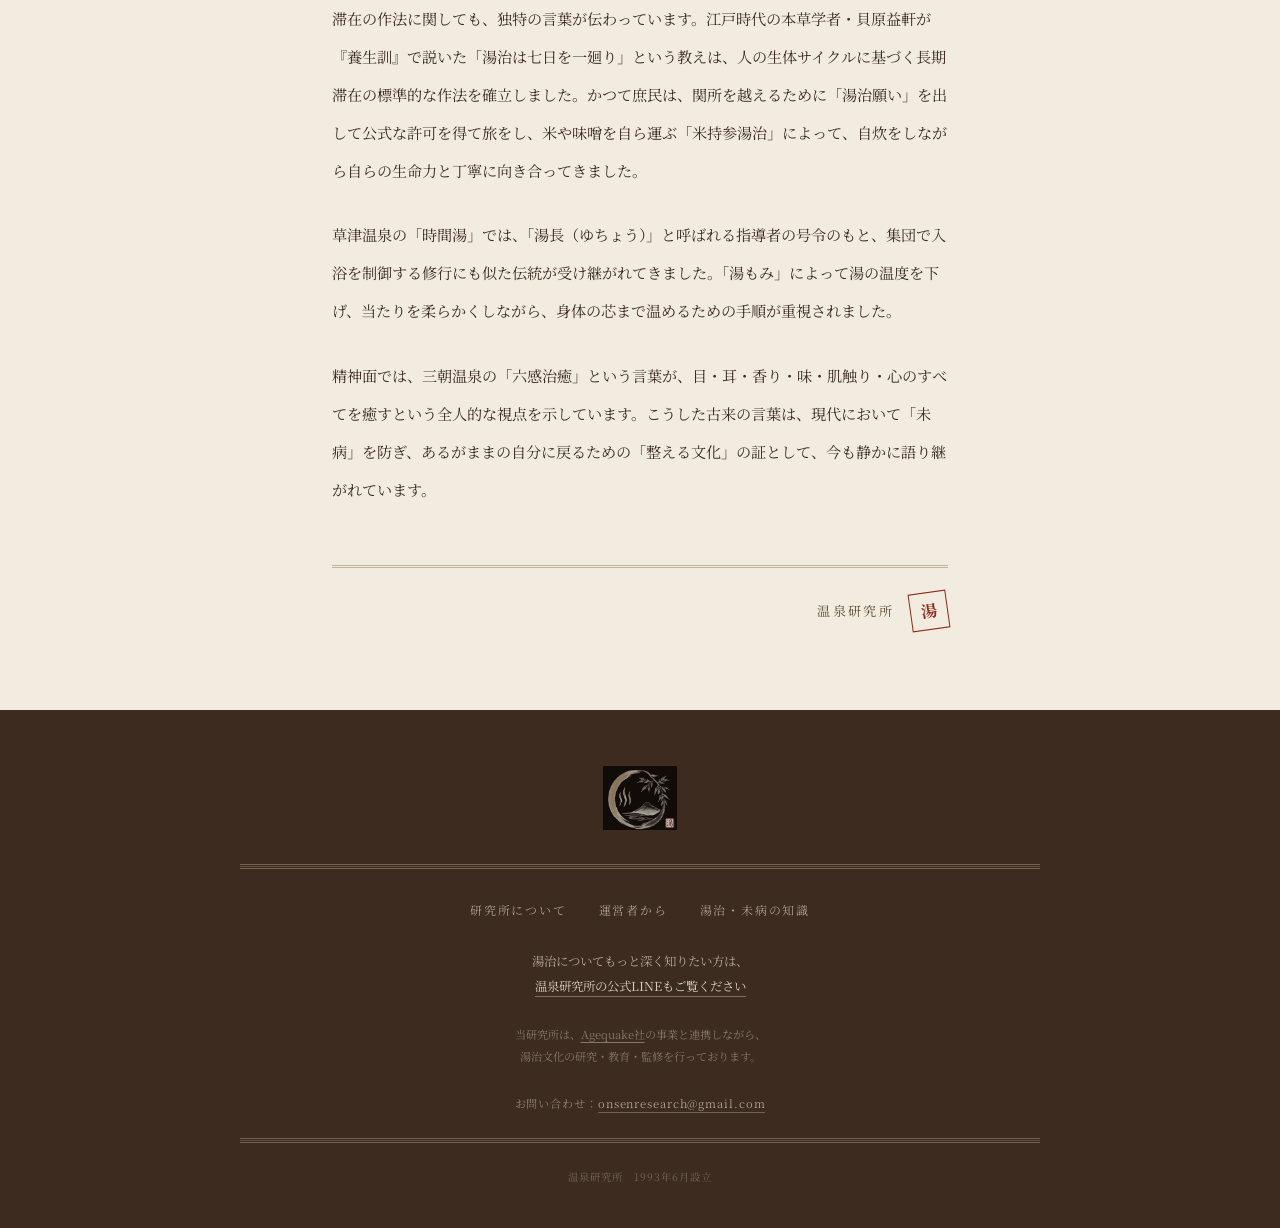
<file: knowledge-04.html>
<!DOCTYPE html>
<html lang="ja">
<head>
  <meta charset="UTF-8">
  <meta name="viewport" content="width=device-width, initial-scale=1.0">
  <title>湯治場の言葉 — 湯治・未病の知識 — 温泉研究所</title>
  <!-- Google tag (gtag.js) -->
  <script async src="https://www.googletagmanager.com/gtag/js?id=G-J845B0CJVN"></script>
  <script>
    window.dataLayer = window.dataLayer || [];
    function gtag(){dataLayer.push(arguments);}
    gtag('js', new Date());
    gtag('config', 'G-J845B0CJVN');
  </script>
  <link rel="stylesheet" href="css/style.css">
  <style>
    .article-wrap {
      max-width: 680px;
      margin: 0 auto;
      padding: 4rem 2rem 5rem;
    }
    .article-back {
      display: inline-block;
      font-size: 0.75rem;
      letter-spacing: 0.12em;
      color: var(--susumi);
      margin-bottom: 2.5rem;
      border-bottom: 1px solid var(--keisen);
      padding-bottom: 2px;
    }
    .article-back:hover { color: var(--sumi); }
    .article-header {
      border-top: 3px double var(--keisen);
      border-bottom: 1px solid var(--keisen);
      padding: 1.75rem 0;
      margin-bottom: 2.5rem;
      text-align: center;
    }
    .article-header__badge {
      display: inline-block;
      border: 1px solid var(--shu);
      color: var(--shu);
      font-size: 0.65rem;
      letter-spacing: 0.18em;
      padding: 2px 10px;
      margin-bottom: 0.75rem;
    }
    .article-header__title {
      font-size: clamp(1.3rem, 3.5vw, 2rem);
      font-weight: 700;
      letter-spacing: 0.2em;
      color: var(--sumi);
      line-height: 1.6;
      margin-bottom: 0.75rem;
    }
    .article-header__byline {
      font-size: 0.75rem;
      color: var(--susumi);
      letter-spacing: 0.15em;
    }
    .article-photo {
      width: 100%;
      height: clamp(200px, 45vw, 360px);
      overflow: hidden;
      margin-bottom: 2.5rem;
      border: 1px solid var(--keisen);
    }
    .article-photo img {
      width: 100%; height: 100%;
      object-fit: cover;
      object-position: center 45%;
      filter: sepia(25%) brightness(0.85) contrast(1.05);
      display: block;
    }
    .article-text {
      font-size: 0.95rem;
      line-height: 2.5;
      color: var(--kogecha);
    }
    .article-text p + p { margin-top: 1.75em; }
    .densetsu-block {
      background: var(--washi-dk);
      border-left: 3px solid var(--keisen);
      padding: 1.5rem 1.75rem;
      margin: 2rem 0;
      font-size: 0.88rem;
      line-height: 2.4;
      color: var(--sumi);
    }
    .article-footer {
      margin-top: 3.5rem;
      padding-top: 1.5rem;
      border-top: 3px double var(--keisen);
      display: flex;
      justify-content: flex-end;
      align-items: center;
      gap: 1rem;
    }
    .article-footer__byline {
      font-size: 0.82rem;
      color: var(--susumi);
      letter-spacing: 0.18em;
    }
    .article-footer__in {
      display: inline-flex;
      align-items: center;
      justify-content: center;
      width: 38px; height: 38px;
      border: 1.5px solid var(--shu);
      color: var(--shu);
      font-size: 1rem;
      font-weight: 700;
      transform: rotate(-8deg);
    }
  </style>
</head>
<body>

<header class="site-header">
  <div class="header-inner">
    <a href="index.html" class="header-logo">
      <img src="assets/logo_kihon.jpg" alt="温泉研究所">
      <div class="header-logo-name">
        温泉研究所
        <small>湯治文化の研究・教育・監修</small>
      </div>
    </a>
    <nav>
      <ul class="site-nav">
        <li><a href="about.html">研究所について</a></li>
        <li><a href="director.html">運営者から</a></li>
        <li><a href="knowledge.html" class="active">湯治・未病の知識</a></li>
      </ul>
    </nav>
  </div>
</header>

<main class="page-body">
  <div class="content-hero">
    <span class="shu-badge">文　化</span>
    <h1 class="content-hero__title">湯治・未病の知識</h1>
  </div>

  <div class="article-wrap">
    <a href="knowledge.html" class="article-back">← 一覧へ戻る</a>

    <div class="article-header">
      <span class="article-header__badge">文　化</span>
      <h2 class="article-header__title">湯治場の言葉<br>― 温泉地に伝わる風習と言い伝え</h2>
      <p class="article-header__byline">温泉研究所</p>
    </div>

    <div class="article-photo">
      <img src="assets/photos/furhon.jpg" alt="湯治場の古い文献と看板">
    </div>

    <div class="article-text">
      <p>
        湯治場には、温泉を「神仏の恵み」として崇め、自らの身体と向き合ってきた先人たちの知恵が、数多くの言い伝えや独自の言葉として息づいています。
      </p>
      <p>
        まず、温泉の発見にまつわる「開湯伝説」は、その地の霊験を象徴するものです。三朝温泉の「白狼伝説」では、侍が命を救った白い狼の報恩として、妙見大菩薩が温泉の場所を教えたと伝えられています。俵山温泉では白い猿に化身した薬師如来が湯を授けたとされ、肘折温泉では肘を折った老僧が湯でたちまち傷を癒したという縁起が、その名の由来となりました。
      </p>
      <div class="densetsu-block">
        これらの物語は、温泉が単なる物理的な温水ではなく、慈悲深い救済の力を持つ存在であることを今に伝えています。
      </div>
      <p>
        滞在の作法に関しても、独特の言葉が伝わっています。江戸時代の本草学者・貝原益軒が『養生訓』で説いた「湯治は七日を一廻り」という教えは、人の生体サイクルに基づく長期滞在の標準的な作法を確立しました。かつて庶民は、関所を越えるために「湯治願い」を出して公式な許可を得て旅をし、米や味噌を自ら運ぶ「米持参湯治」によって、自炊をしながら自らの生命力と丁寧に向き合ってきました。
      </p>
      <p>
        草津温泉の「時間湯」では、「湯長（ゆちょう）」と呼ばれる指導者の号令のもと、集団で入浴を制御する修行にも似た伝統が受け継がれてきました。「湯もみ」によって湯の温度を下げ、当たりを柔らかくしながら、身体の芯まで温めるための手順が重視されました。
      </p>
      <p>
        精神面では、三朝温泉の「六感治癒」という言葉が、目・耳・香り・味・肌触り・心のすべてを癒すという全人的な視点を示しています。こうした古来の言葉は、現代において「未病」を防ぎ、あるがままの自分に戻るための「整える文化」の証として、今も静かに語り継がれています。
      </p>
    </div>

    <div class="article-footer">
      <span class="article-footer__byline">温泉研究所</span>
      <span class="article-footer__in" aria-hidden="true">湯</span>
    </div>
  </div>
</main>

<footer class="site-footer">
  <div class="footer-inner">
    <div class="footer-emblem">
      <img src="assets/logo_kihon_touka_nashi.jpg" alt="温泉研究所">
    </div>
    <hr class="footer-rule">
    <ul class="footer-nav">
      <li><a href="about.html">研究所について</a></li>
      <li><a href="director.html">運営者から</a></li>
      <li><a href="knowledge.html">湯治・未病の知識</a></li>
    </ul>
    <p class="footer-line-cta">
      湯治についてもっと深く知りたい方は、<br>
      <a href="#">温泉研究所の公式LINEもご覧ください</a>
    </p>
    <p class="footer-agequake">
      当研究所は、<a href="#">Agequake社</a>の事業と連携しながら、<br>
      湯治文化の研究・教育・監修を行っております。
    </p>
    <p class="footer-contact">
      お問い合わせ：<a href="mailto:onsenresearch@gmail.com">onsenresearch@gmail.com</a>
    </p>
    <hr class="footer-rule">
    <p class="footer-copy">温泉研究所　1993年6月設立</p>
  </div>
</footer>

</body>
</html>
</file>
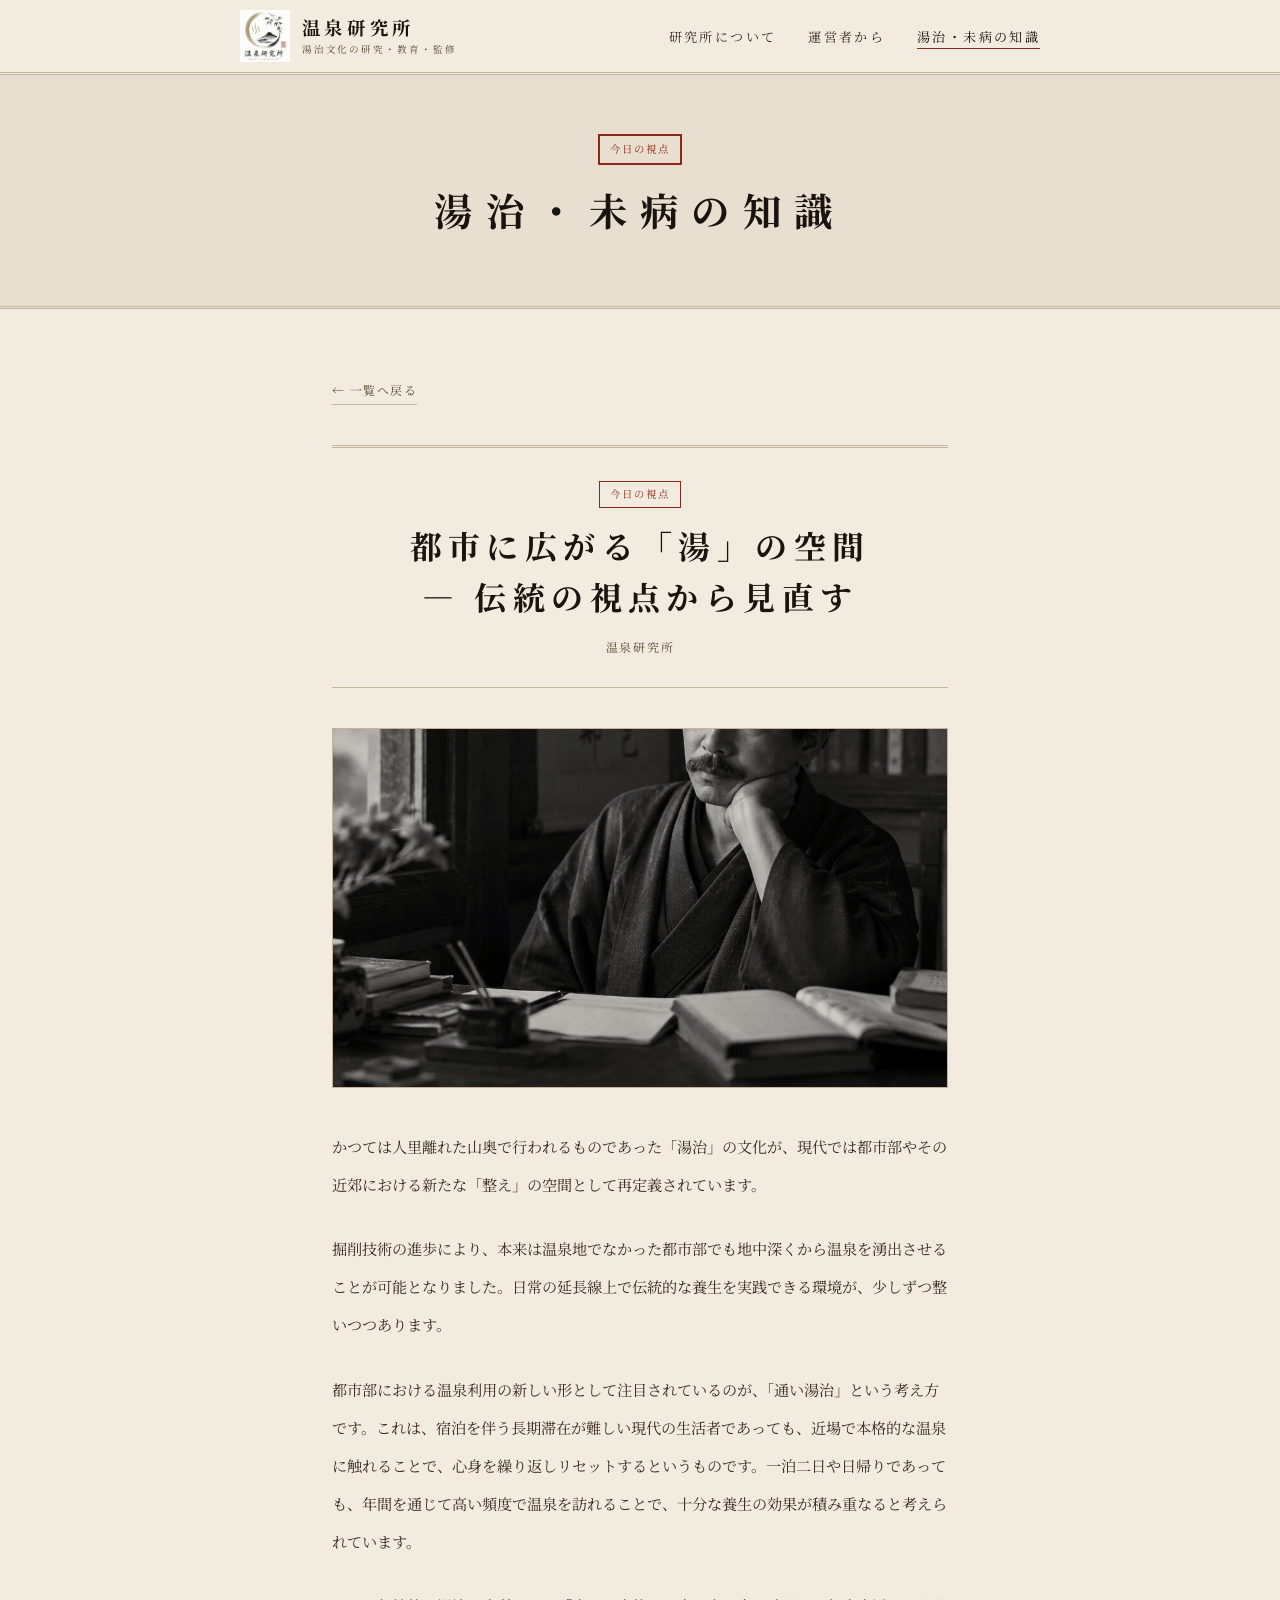
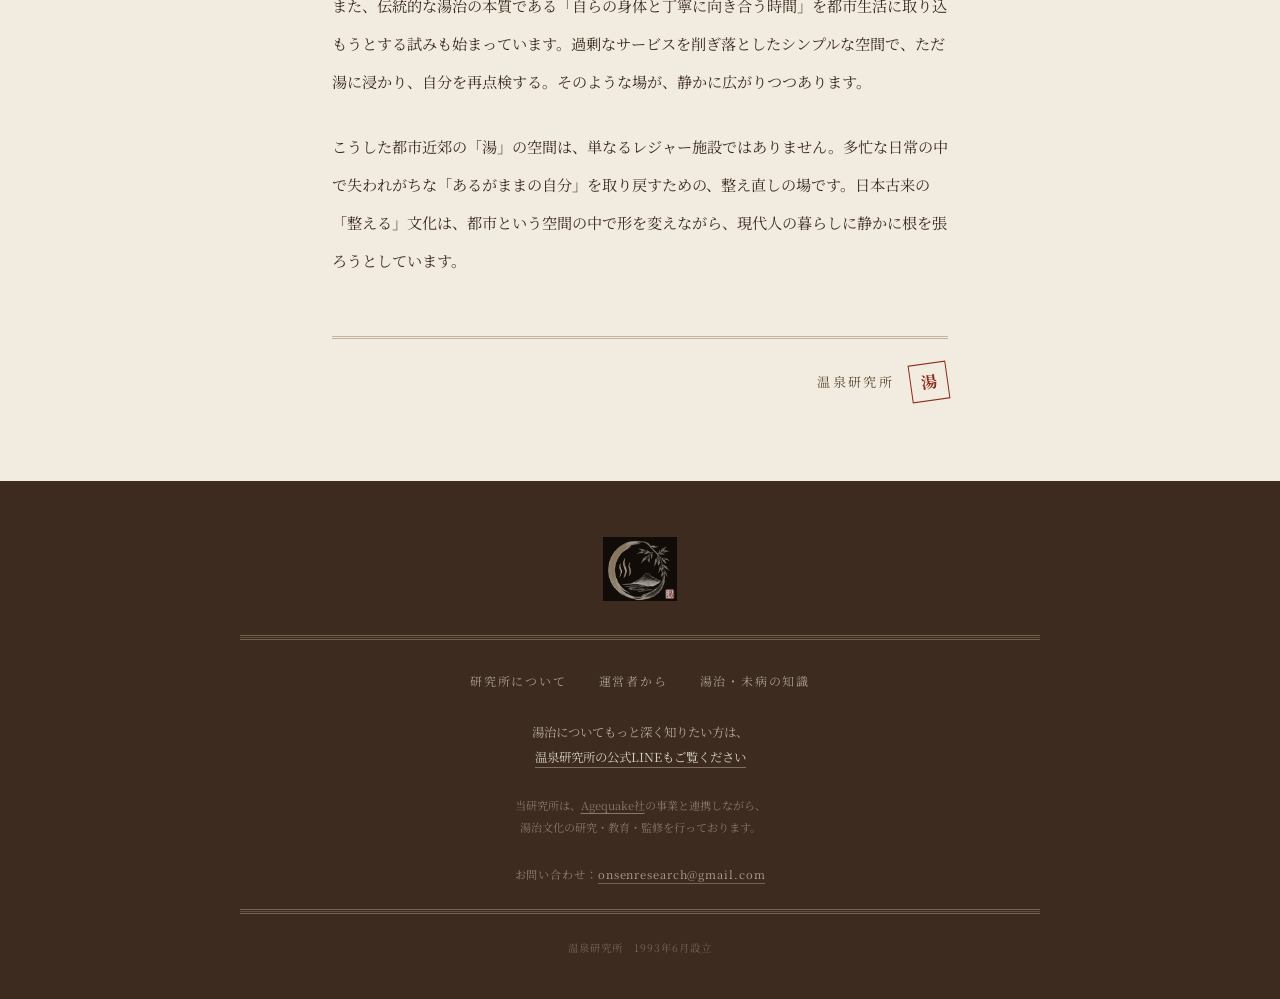
<file: knowledge-05.html>
<!DOCTYPE html>
<html lang="ja">
<head>
  <meta charset="UTF-8">
  <meta name="viewport" content="width=device-width, initial-scale=1.0">
  <title>都市に広がる「湯」の空間 — 湯治・未病の知識 — 温泉研究所</title>
  <!-- Google tag (gtag.js) -->
  <script async src="https://www.googletagmanager.com/gtag/js?id=G-J845B0CJVN"></script>
  <script>
    window.dataLayer = window.dataLayer || [];
    function gtag(){dataLayer.push(arguments);}
    gtag('js', new Date());
    gtag('config', 'G-J845B0CJVN');
  </script>
  <link rel="stylesheet" href="css/style.css">
  <style>
    .article-wrap {
      max-width: 680px;
      margin: 0 auto;
      padding: 4rem 2rem 5rem;
    }
    .article-back {
      display: inline-block;
      font-size: 0.75rem;
      letter-spacing: 0.12em;
      color: var(--susumi);
      margin-bottom: 2.5rem;
      border-bottom: 1px solid var(--keisen);
      padding-bottom: 2px;
    }
    .article-back:hover { color: var(--sumi); }
    .article-header {
      border-top: 3px double var(--keisen);
      border-bottom: 1px solid var(--keisen);
      padding: 1.75rem 0;
      margin-bottom: 2.5rem;
      text-align: center;
    }
    .article-header__badge {
      display: inline-block;
      border: 1px solid var(--shu);
      color: var(--shu);
      font-size: 0.65rem;
      letter-spacing: 0.18em;
      padding: 2px 10px;
      margin-bottom: 0.75rem;
    }
    .article-header__title {
      font-size: clamp(1.3rem, 3.5vw, 2rem);
      font-weight: 700;
      letter-spacing: 0.2em;
      color: var(--sumi);
      line-height: 1.6;
      margin-bottom: 0.75rem;
    }
    .article-header__byline {
      font-size: 0.75rem;
      color: var(--susumi);
      letter-spacing: 0.15em;
    }
    .article-photo {
      width: 100%;
      height: clamp(200px, 45vw, 360px);
      overflow: hidden;
      margin-bottom: 2.5rem;
      border: 1px solid var(--keisen);
    }
    .article-photo img {
      width: 100%; height: 100%;
      object-fit: cover;
      object-position: center 30%;
      filter: sepia(10%) brightness(0.85) contrast(1.05);
      display: block;
    }
    .article-text {
      font-size: 0.95rem;
      line-height: 2.5;
      color: var(--kogecha);
    }
    .article-text p + p { margin-top: 1.75em; }
    .article-footer {
      margin-top: 3.5rem;
      padding-top: 1.5rem;
      border-top: 3px double var(--keisen);
      display: flex;
      justify-content: flex-end;
      align-items: center;
      gap: 1rem;
    }
    .article-footer__byline {
      font-size: 0.82rem;
      color: var(--susumi);
      letter-spacing: 0.18em;
    }
    .article-footer__in {
      display: inline-flex;
      align-items: center;
      justify-content: center;
      width: 38px; height: 38px;
      border: 1.5px solid var(--shu);
      color: var(--shu);
      font-size: 1rem;
      font-weight: 700;
      transform: rotate(-8deg);
    }
  </style>
</head>
<body>

<header class="site-header">
  <div class="header-inner">
    <a href="index.html" class="header-logo">
      <img src="assets/logo_kihon.jpg" alt="温泉研究所">
      <div class="header-logo-name">
        温泉研究所
        <small>湯治文化の研究・教育・監修</small>
      </div>
    </a>
    <nav>
      <ul class="site-nav">
        <li><a href="about.html">研究所について</a></li>
        <li><a href="director.html">運営者から</a></li>
        <li><a href="knowledge.html" class="active">湯治・未病の知識</a></li>
      </ul>
    </nav>
  </div>
</header>

<main class="page-body">
  <div class="content-hero">
    <span class="shu-badge">今日の視点</span>
    <h1 class="content-hero__title">湯治・未病の知識</h1>
  </div>

  <div class="article-wrap">
    <a href="knowledge.html" class="article-back">← 一覧へ戻る</a>

    <div class="article-header">
      <span class="article-header__badge">今日の視点</span>
      <h2 class="article-header__title">都市に広がる「湯」の空間<br>― 伝統の視点から見直す</h2>
      <p class="article-header__byline">温泉研究所</p>
    </div>

    <div class="article-photo">
      <img src="assets/photos/bungo.jpg" alt="書物を前に思索する文士">
    </div>

    <div class="article-text">
      <p>
        かつては人里離れた山奥で行われるものであった「湯治」の文化が、現代では都市部やその近郊における新たな「整え」の空間として再定義されています。
      </p>
      <p>
        掘削技術の進歩により、本来は温泉地でなかった都市部でも地中深くから温泉を湧出させることが可能となりました。日常の延長線上で伝統的な養生を実践できる環境が、少しずつ整いつつあります。
      </p>
      <p>
        都市部における温泉利用の新しい形として注目されているのが、「通い湯治」という考え方です。これは、宿泊を伴う長期滞在が難しい現代の生活者であっても、近場で本格的な温泉に触れることで、心身を繰り返しリセットするというものです。一泊二日や日帰りであっても、年間を通じて高い頻度で温泉を訪れることで、十分な養生の効果が積み重なると考えられています。
      </p>
      <p>
        また、伝統的な湯治の本質である「自らの身体と丁寧に向き合う時間」を都市生活に取り込もうとする試みも始まっています。過剰なサービスを削ぎ落としたシンプルな空間で、ただ湯に浸かり、自分を再点検する。そのような場が、静かに広がりつつあります。
      </p>
      <p>
        こうした都市近郊の「湯」の空間は、単なるレジャー施設ではありません。多忙な日常の中で失われがちな「あるがままの自分」を取り戻すための、整え直しの場です。日本古来の「整える」文化は、都市という空間の中で形を変えながら、現代人の暮らしに静かに根を張ろうとしています。
      </p>
    </div>

    <div class="article-footer">
      <span class="article-footer__byline">温泉研究所</span>
      <span class="article-footer__in" aria-hidden="true">湯</span>
    </div>
  </div>
</main>

<footer class="site-footer">
  <div class="footer-inner">
    <div class="footer-emblem">
      <img src="assets/logo_kihon_touka_nashi.jpg" alt="温泉研究所">
    </div>
    <hr class="footer-rule">
    <ul class="footer-nav">
      <li><a href="about.html">研究所について</a></li>
      <li><a href="director.html">運営者から</a></li>
      <li><a href="knowledge.html">湯治・未病の知識</a></li>
    </ul>
    <p class="footer-line-cta">
      湯治についてもっと深く知りたい方は、<br>
      <a href="#">温泉研究所の公式LINEもご覧ください</a>
    </p>
    <p class="footer-agequake">
      当研究所は、<a href="#">Agequake社</a>の事業と連携しながら、<br>
      湯治文化の研究・教育・監修を行っております。
    </p>
    <p class="footer-contact">
      お問い合わせ：<a href="mailto:onsenresearch@gmail.com">onsenresearch@gmail.com</a>
    </p>
    <hr class="footer-rule">
    <p class="footer-copy">温泉研究所　1993年6月設立</p>
  </div>
</footer>

</body>
</html>
</file>
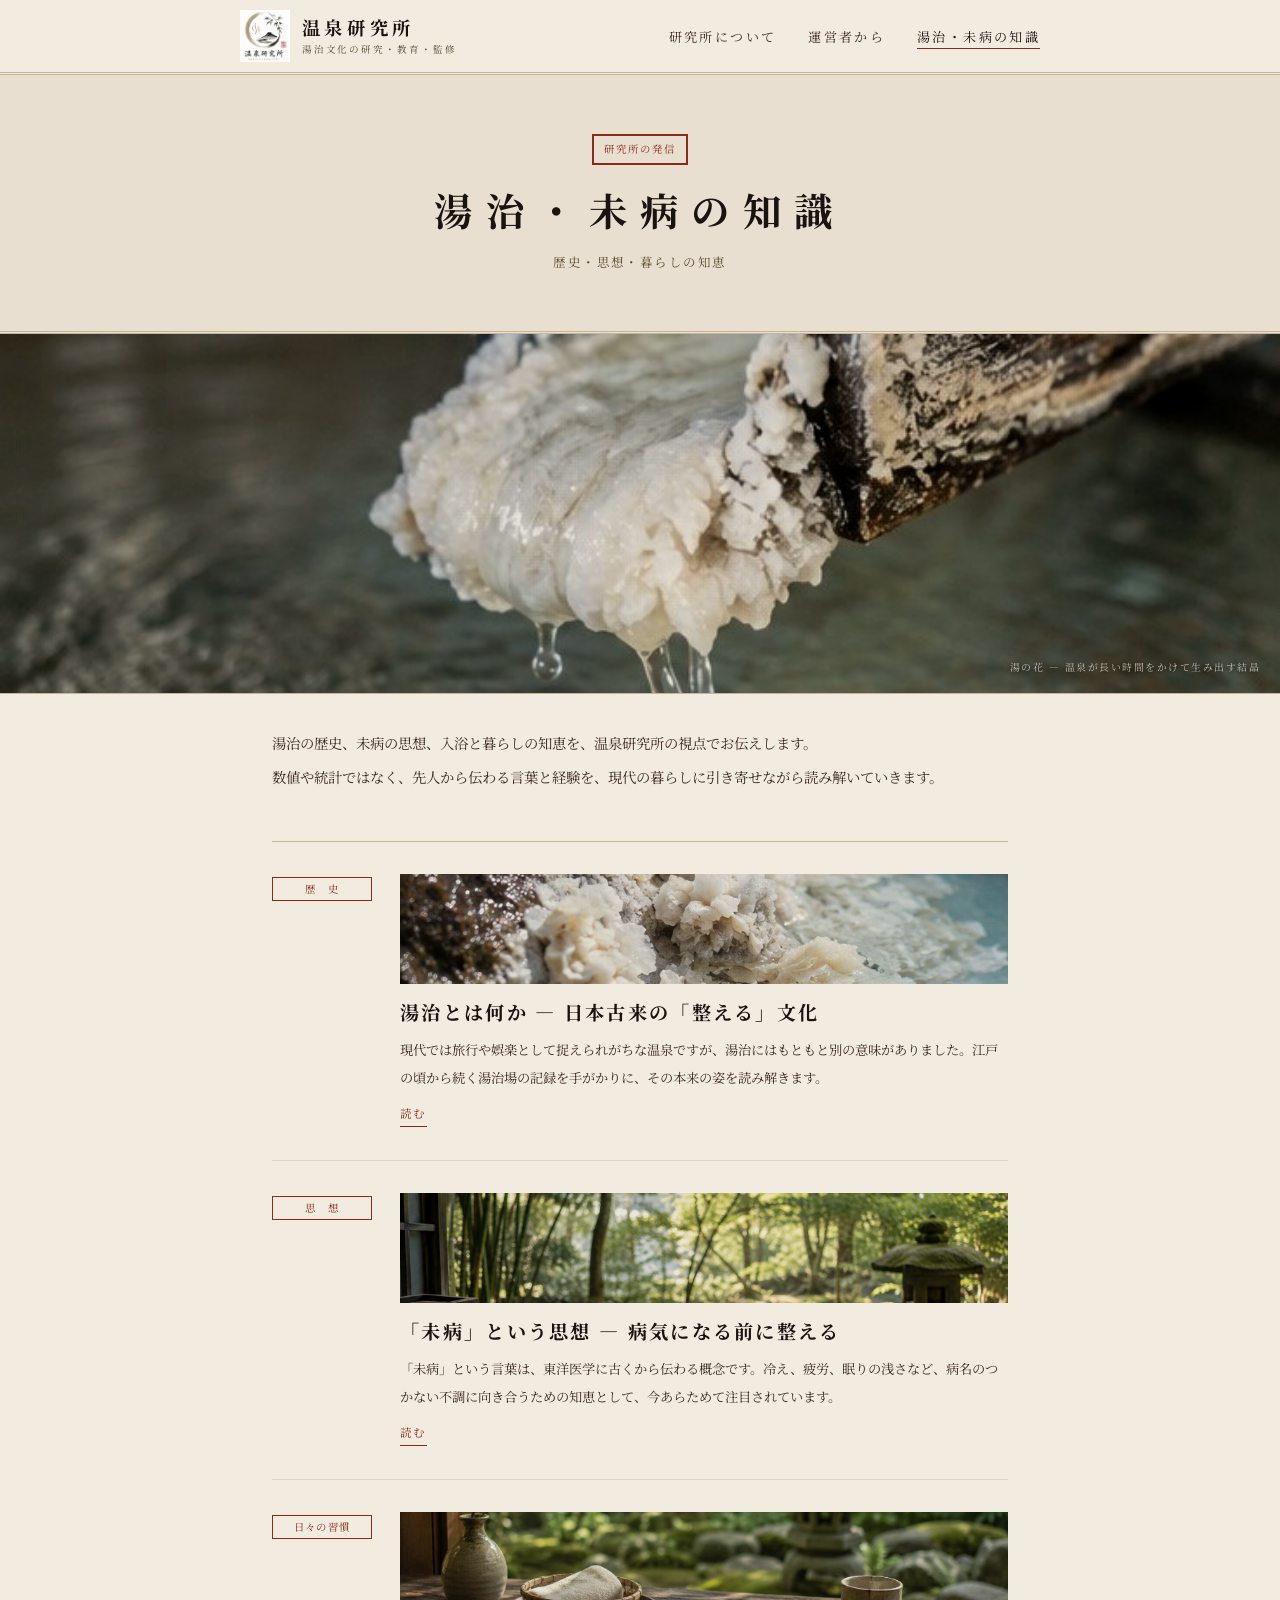
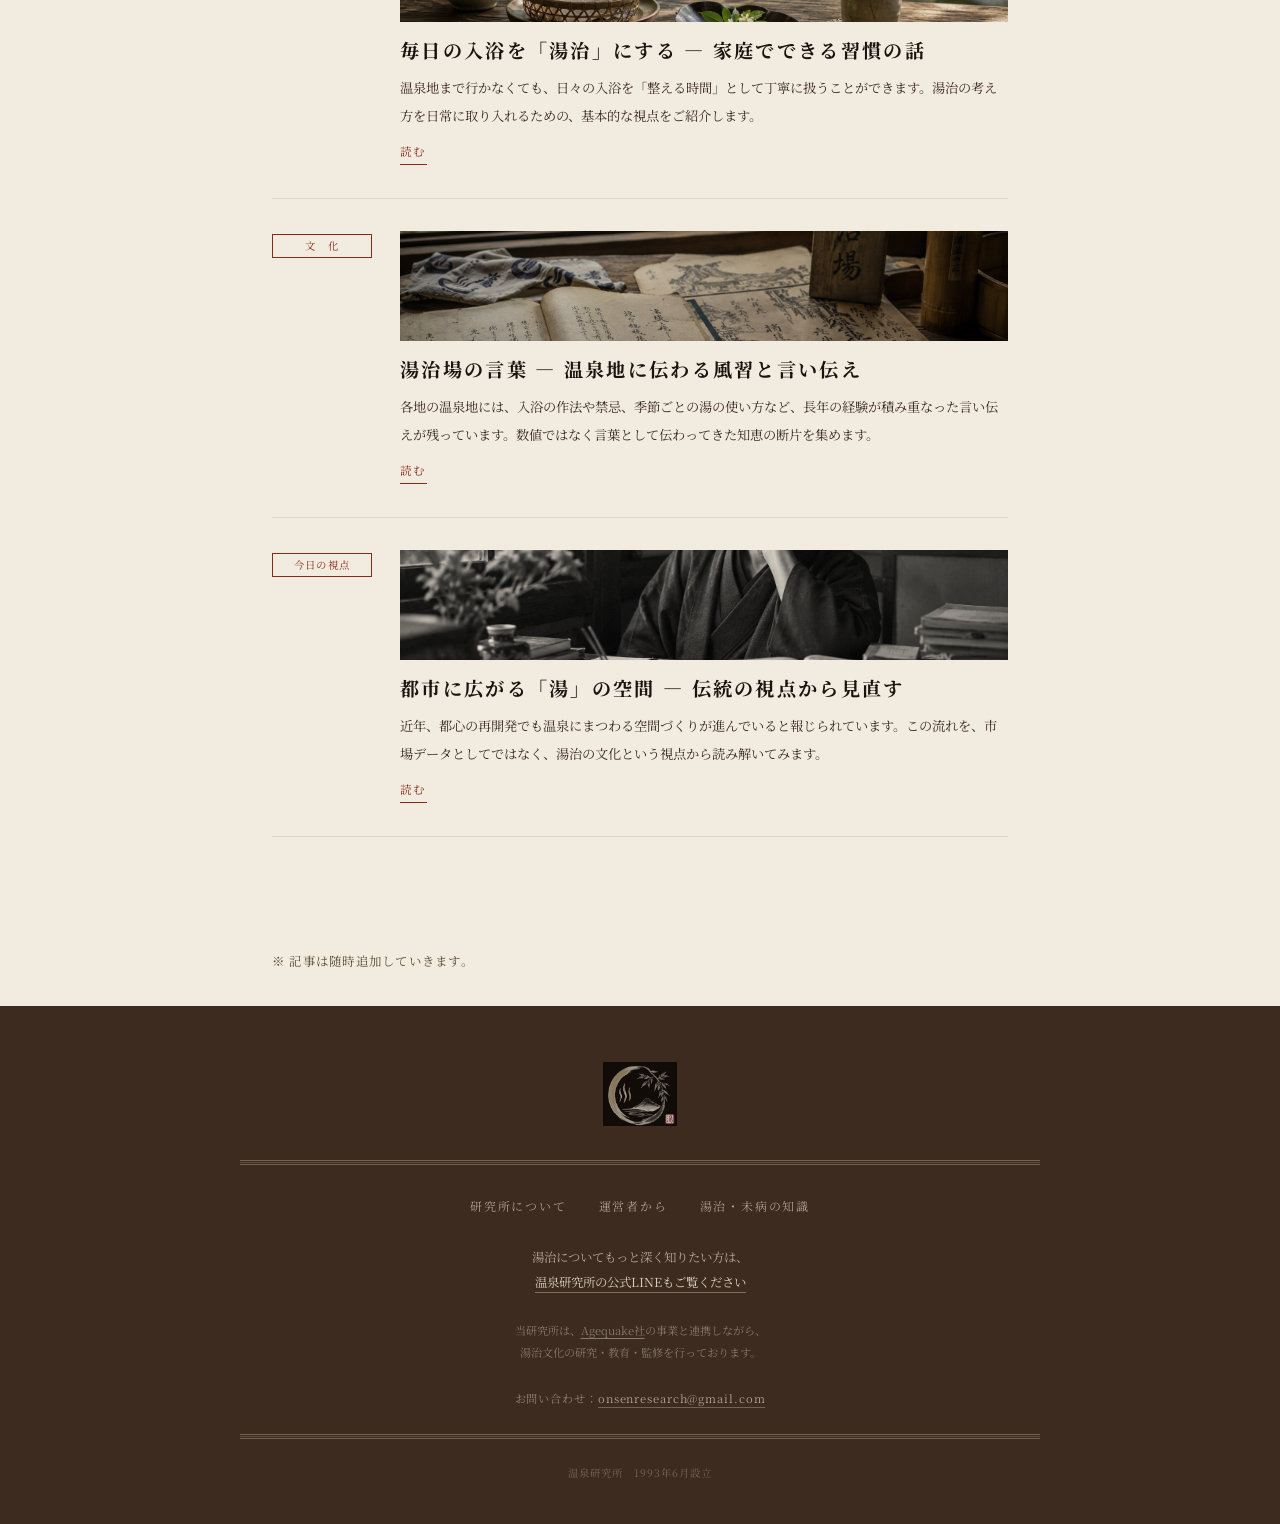
<file: knowledge.html>
<!DOCTYPE html>
<html lang="ja">
<head>
  <meta charset="UTF-8">
  <meta name="viewport" content="width=device-width, initial-scale=1.0">
  <title>湯治・未病の知識 — 温泉研究所</title>
  <meta name="description" content="湯治の歴史、未病の思想、入浴と暮らしにまつわるコラム記事。">
  <!-- Google tag (gtag.js) -->
  <script async src="https://www.googletagmanager.com/gtag/js?id=G-J845B0CJVN"></script>
  <script>
    window.dataLayer = window.dataLayer || [];
    function gtag(){dataLayer.push(arguments);}
    gtag('js', new Date());
    gtag('config', 'G-J845B0CJVN');
  </script>
  <link rel="stylesheet" href="css/style.css">
  <style>
    /* 帯写真・記事写真 */
    .photo-obi {
      width: 100%;
      height: clamp(200px, 38vw, 360px);
      overflow: hidden;
      border-bottom: 1px solid var(--keisen);
      position: relative;
    }
    .photo-obi img {
      width: 100%;
      height: 100%;
      object-fit: cover;
      object-position: center 50%;
      filter: sepia(22%) brightness(0.87) contrast(1.05);
      display: block;
    }
    .photo-obi__caption {
      position: absolute;
      bottom: 1rem;
      right: 1.25rem;
      font-size: 0.62rem;
      color: rgba(242,236,224,0.75);
      letter-spacing: 0.15em;
      text-shadow: 0 1px 4px rgba(0,0,0,0.7);
    }

    /* 記事行の写真 */
    .article-row__img {
      width: 100%;
      height: 110px;
      overflow: hidden;
      margin-bottom: 0.75rem;
    }
    .article-row__img img {
      width: 100%;
      height: 100%;
      object-fit: cover;
      filter: sepia(20%) brightness(0.9);
      display: block;
    }

    .knowledge-intro {
      padding: 2rem 0 3rem;
    }

    .knowledge-intro p {
      font-size: 0.9rem;
      line-height: 2.3;
      color: var(--kogecha);
    }

    /* 記事一覧 */
    .article-list {
      border-top: 1px solid var(--keisen);
      padding-bottom: 5rem;
    }

    .article-row {
      display: grid;
      grid-template-columns: 100px 1fr;
      gap: 1.75rem;
      padding: 2rem 0;
      border-bottom: 1px solid var(--keisen-lt);
      align-items: start;
      transition: background 0.2s;
      cursor: pointer;
    }

    .article-row:hover { background: rgba(196,180,154,0.1); }

    .article-row__tag {
      text-align: center;
      padding-top: 3px;
    }

    .article-row__tag-label {
      display: block;
      font-size: 0.65rem;
      letter-spacing: 0.12em;
      color: var(--shu);
      border: 1px solid var(--shu);
      padding: 3px 6px;
      line-height: 1.6;
    }

    .article-row__title {
      font-size: clamp(0.95rem, 2.2vw, 1.2rem);
      font-weight: 700;
      letter-spacing: 0.12em;
      color: var(--sumi);
      margin-bottom: 0.5rem;
      line-height: 1.7;
    }

    .article-row__excerpt {
      font-size: 0.83rem;
      color: var(--kogecha);
      line-height: 2.1;
    }

    .article-row__read {
      display: inline-block;
      margin-top: 0.6rem;
      font-size: 0.72rem;
      color: var(--shu);
      letter-spacing: 0.12em;
      border-bottom: 1px solid var(--shu);
      padding-bottom: 1px;
    }

    .tsuzuku {
      padding: 2rem 0;
      font-size: 0.78rem;
      color: var(--susumi);
      letter-spacing: 0.1em;
      line-height: 2;
    }

    @media (max-width: 520px) {
      .article-row {
        grid-template-columns: 1fr;
        gap: 0.75rem;
      }
      .article-row__tag { text-align: left; }
    }
  </style>
</head>
<body>

<!-- ヘッダー -->
<header class="site-header">
  <div class="header-inner">
    <a href="index.html" class="header-logo">
      <img src="assets/logo_kihon.jpg" alt="温泉研究所">
      <div class="header-logo-name">
        温泉研究所
        <small>湯治文化の研究・教育・監修</small>
      </div>
    </a>
    <nav>
      <ul class="site-nav">
        <li><a href="about.html">研究所について</a></li>
        <li><a href="director.html">運営者から</a></li>
        <li><a href="knowledge.html" class="active">湯治・未病の知識</a></li>
      </ul>
    </nav>
  </div>
</header>

<main class="page-body">
  <!-- ヒーロー -->
  <div class="content-hero">
    <span class="shu-badge">研究所の発信</span>
    <h1 class="content-hero__title">湯治・未病の知識</h1>
    <p class="content-hero__subtitle">歴史・思想・暮らしの知恵</p>
  </div>

  <!-- 帯写真：樋の湯の花 -->
  <div class="photo-obi">
    <img src="assets/photos/yunohana_3.jpg" alt="樋に結晶する湯の花">
    <span class="photo-obi__caption">湯の花 ― 温泉が長い時間をかけて生み出す結晶</span>
  </div>

  <div class="container">
    <div class="knowledge-intro">
      <p>
        湯治の歴史、未病の思想、入浴と暮らしの知恵を、温泉研究所の視点でお伝えします。<br>
        数値や統計ではなく、先人から伝わる言葉と経験を、現代の暮らしに引き寄せながら読み解いていきます。
      </p>
    </div>

    <div class="article-list">

      <div class="article-row">
        <div class="article-row__tag">
          <span class="article-row__tag-label">歴　史</span>
        </div>
        <div>
          <div class="article-row__img">
            <img src="assets/photos/yunohana_1.jpg" alt="湯の花のクローズアップ">
          </div>
          <h2 class="article-row__title">湯治とは何か ― 日本古来の「整える」文化</h2>
          <p class="article-row__excerpt">
            現代では旅行や娯楽として捉えられがちな温泉ですが、湯治にはもともと別の意味がありました。江戸の頃から続く湯治場の記録を手がかりに、その本来の姿を読み解きます。
          </p>
          <a href="knowledge-01.html" class="article-row__read">読む</a>
        </div>
      </div>

      <div class="article-row">
        <div class="article-row__tag">
          <span class="article-row__tag-label">思　想</span>
        </div>
        <div>
          <div class="article-row__img">
            <img src="assets/photos/engawa.jpg" alt="縁側から望む日本庭園">
          </div>
          <h2 class="article-row__title">「未病」という思想 ― 病気になる前に整える</h2>
          <p class="article-row__excerpt">
            「未病」という言葉は、東洋医学に古くから伝わる概念です。冷え、疲労、眠りの浅さなど、病名のつかない不調に向き合うための知恵として、今あらためて注目されています。
          </p>
          <a href="knowledge-02.html" class="article-row__read">読む</a>
        </div>
      </div>

      <div class="article-row">
        <div class="article-row__tag">
          <span class="article-row__tag-label">日々の習慣</span>
        </div>
        <div>
          <div class="article-row__img">
            <img src="assets/photos/niwa_okashi.jpg" alt="庭を背景に並ぶ湯飲みとタオル">
          </div>
          <h2 class="article-row__title">毎日の入浴を「湯治」にする ― 家庭でできる習慣の話</h2>
          <p class="article-row__excerpt">
            温泉地まで行かなくても、日々の入浴を「整える時間」として丁寧に扱うことができます。湯治の考え方を日常に取り入れるための、基本的な視点をご紹介します。
          </p>
          <a href="knowledge-03.html" class="article-row__read">読む</a>
        </div>
      </div>

      <div class="article-row">
        <div class="article-row__tag">
          <span class="article-row__tag-label">文　化</span>
        </div>
        <div>
          <div class="article-row__img">
            <img src="assets/photos/furhon.jpg" alt="湯治場の古い文献と看板">
          </div>
          <h2 class="article-row__title">湯治場の言葉 ― 温泉地に伝わる風習と言い伝え</h2>
          <p class="article-row__excerpt">
            各地の温泉地には、入浴の作法や禁忌、季節ごとの湯の使い方など、長年の経験が積み重なった言い伝えが残っています。数値ではなく言葉として伝わってきた知恵の断片を集めます。
          </p>
          <a href="knowledge-04.html" class="article-row__read">読む</a>
        </div>
      </div>

      <div class="article-row">
        <div class="article-row__tag">
          <span class="article-row__tag-label">今日の視点</span>
        </div>
        <div>
          <div class="article-row__img">
            <img src="assets/photos/bungo.jpg" alt="書物を前に思索する文士">
          </div>
          <h2 class="article-row__title">都市に広がる「湯」の空間 ― 伝統の視点から見直す</h2>
          <p class="article-row__excerpt">
            近年、都心の再開発でも温泉にまつわる空間づくりが進んでいると報じられています。この流れを、市場データとしてではなく、湯治の文化という視点から読み解いてみます。
          </p>
          <a href="knowledge-05.html" class="article-row__read">読む</a>
        </div>
      </div>

    </div>

    <p class="tsuzuku">※ 記事は随時追加していきます。</p>
  </div>
</main>

<!-- フッター -->
<footer class="site-footer">
  <div class="footer-inner">
    <div class="footer-emblem">
      <img src="assets/logo_kihon_touka_nashi.jpg" alt="温泉研究所">
    </div>
    <hr class="footer-rule">
    <ul class="footer-nav">
      <li><a href="about.html">研究所について</a></li>
      <li><a href="director.html">運営者から</a></li>
      <li><a href="knowledge.html">湯治・未病の知識</a></li>
    </ul>
    <p class="footer-line-cta">
      湯治についてもっと深く知りたい方は、<br>
      <a href="#">温泉研究所の公式LINEもご覧ください</a>
    </p>
    <p class="footer-agequake">
      当研究所は、<a href="#">Agequake社</a>の事業と連携しながら、<br>
      湯治文化の研究・教育・監修を行っております。
    </p>
    <p class="footer-contact">
      お問い合わせ：<a href="mailto:onsenresearch@gmail.com">onsenresearch@gmail.com</a>
    </p>
    <hr class="footer-rule">
    <p class="footer-copy">温泉研究所　1993年6月設立</p>
  </div>
</footer>

</body>
</html>
</file>
<file: css/style.css>
/*
  温泉研究所 — 共通スタイル
  テーマ：和紙・墨・格式
  カラーパレット
    和紙色   : #f2ece0
    墨       : #1a1410
    焦茶     : #3d2b1f
    煤色     : #5c4a30
    朱       : #8b2a1a
    罫線色   : #c4b49a
    薄茶     : #e8dfd0
*/

@import url('https://fonts.googleapis.com/css2?family=Noto+Serif+JP:wght@300;400;500;700;900&display=swap');

*, *::before, *::after {
  box-sizing: border-box;
  margin: 0;
  padding: 0;
}

:root {
  --washi:   #f2ece0;
  --washi-dk: #e8dfd0;
  --sumi:    #1a1410;
  --kogecha:  #3d2b1f;
  --susumi:   #5c4a30;
  --shu:      #8b2a1a;
  --keisen:   #c4b49a;
  --keisen-lt: #ddd6c8;

  --font-main: 'Noto Serif JP', 'Yu Mincho', '游明朝', 'Hiragino Mincho ProN', serif;
  --max-w: 800px;
}

html { font-size: 16px; scroll-behavior: smooth; }

body {
  font-family: var(--font-main);
  background: var(--washi);
  color: var(--sumi);
  line-height: 2;
  -webkit-font-smoothing: antialiased;
}

a { color: inherit; text-decoration: none; }

/* ━━━━━━━━━━━━━━━━━━━━━━━━
   ヘッダー
━━━━━━━━━━━━━━━━━━━━━━━━ */
.site-header {
  background: var(--washi);
  border-bottom: 3px double var(--keisen);
  padding: 0 2rem;
  position: sticky;
  top: 0;
  z-index: 100;
}

.header-inner {
  max-width: var(--max-w);
  margin: 0 auto;
  display: flex;
  align-items: center;
  justify-content: space-between;
  height: 72px;
}

.header-logo {
  display: flex;
  align-items: center;
  gap: 0.75rem;
}

.header-logo img {
  height: 52px;
  width: auto;
}

.header-logo-name {
  font-size: 1.15rem;
  font-weight: 700;
  letter-spacing: 0.25em;
  color: var(--sumi);
  line-height: 1.4;
}

.header-logo-name small {
  display: block;
  font-size: 0.6rem;
  font-weight: 400;
  letter-spacing: 0.2em;
  color: var(--susumi);
  margin-top: 2px;
}

.site-nav {
  list-style: none;
  display: flex;
  gap: 2rem;
}

.site-nav a {
  font-size: 0.82rem;
  letter-spacing: 0.18em;
  color: var(--kogecha);
  position: relative;
  padding-bottom: 3px;
}

.site-nav a::after {
  content: '';
  position: absolute;
  bottom: 0; left: 0; right: 0;
  height: 1px;
  background: var(--shu);
  transform: scaleX(0);
  transition: transform 0.25s;
}

.site-nav a:hover::after,
.site-nav a.active::after {
  transform: scaleX(1);
}

.site-nav a.active {
  color: var(--sumi);
}

/* ━━━━━━━━━━━━━━━━━━━━━━━━
   フッター
━━━━━━━━━━━━━━━━━━━━━━━━ */
.site-footer {
  background: var(--kogecha);
  color: rgba(242,236,224,0.75);
  padding: 3.5rem 2rem 2.5rem;
  text-align: center;
}

.footer-inner {
  max-width: var(--max-w);
  margin: 0 auto;
}

.footer-emblem {
  margin-bottom: 1.5rem;
}

.footer-emblem img {
  height: 64px;
  width: auto;
  opacity: 0.7;
}

/* 三重罫線風 */
.footer-rule {
  border: none;
  height: 5px;
  background: linear-gradient(
    to bottom,
    rgba(196,180,154,0.4) 0, rgba(196,180,154,0.4) 1px,
    transparent 1px, transparent 2px,
    rgba(196,180,154,0.25) 2px, rgba(196,180,154,0.25) 3px,
    transparent 3px, transparent 4px,
    rgba(196,180,154,0.4) 4px, rgba(196,180,154,0.4) 5px
  );
  margin: 1.5rem 0;
}

.footer-nav {
  list-style: none;
  display: flex;
  justify-content: center;
  gap: 2rem;
  margin-bottom: 1.5rem;
}

.footer-nav a {
  font-size: 0.75rem;
  letter-spacing: 0.15em;
  color: rgba(242,236,224,0.6);
  transition: color 0.2s;
}

.footer-nav a:hover { color: rgba(242,236,224,0.9); }

.footer-line-cta {
  font-size: 0.78rem;
  line-height: 2;
  margin-bottom: 1.5rem;
  color: rgba(242,236,224,0.65);
}

.footer-line-cta a {
  color: rgba(242,236,224,0.85);
  border-bottom: 1px solid rgba(196,180,154,0.5);
  padding-bottom: 1px;
}

.footer-agequake {
  font-size: 0.7rem;
  line-height: 2;
  color: rgba(242,236,224,0.4);
  margin-bottom: 1.5rem;
}

.footer-agequake a {
  text-decoration: underline;
  text-underline-offset: 3px;
  color: rgba(242,236,224,0.4);
}

.footer-contact {
  font-size: 0.7rem;
  letter-spacing: 0.08em;
  color: rgba(242,236,224,0.45);
  margin-bottom: 1.5rem;
}

.footer-contact a {
  color: rgba(242,236,224,0.6);
  border-bottom: 1px solid rgba(196,180,154,0.4);
  padding-bottom: 1px;
}

.footer-copy {
  font-size: 0.65rem;
  letter-spacing: 0.1em;
  color: rgba(242,236,224,0.3);
}

/* ━━━━━━━━━━━━━━━━━━━━━━━━
   共通 — 文書枠
━━━━━━━━━━━━━━━━━━━━━━━━ */
.page-body { padding-top: 0; }

/* 二重罫線の枠飾り */
.doc-frame {
  border: 1px solid var(--keisen);
  outline: 3px solid var(--keisen);
  outline-offset: 4px;
  padding: 2.5rem 2rem;
}

/* セクション見出しスタイル */
.sec-heading {
  font-size: clamp(1.1rem, 2.5vw, 1.5rem);
  font-weight: 700;
  letter-spacing: 0.25em;
  color: var(--sumi);
  text-align: center;
  position: relative;
  padding-bottom: 1.25rem;
  margin-bottom: 2rem;
}

.sec-heading::after {
  content: '';
  position: absolute;
  bottom: 0; left: 50%; transform: translateX(-50%);
  width: 40px;
  height: 2px;
  background: var(--shu);
}

/* 縦の区切り */
.keiro {
  display: flex;
  align-items: center;
  gap: 1rem;
  margin: 2.5rem 0;
  color: var(--keisen);
  font-size: 0.7rem;
  letter-spacing: 0.2em;
}

.keiro::before,
.keiro::after {
  content: '';
  flex: 1;
  height: 1px;
  background: var(--keisen);
}

/* ━━━━━━━━━━━━━━━━━━━━━━━━
   コンテンツページ共通ヒーロー
━━━━━━━━━━━━━━━━━━━━━━━━ */
.content-hero {
  background: var(--washi-dk);
  border-bottom: 3px double var(--keisen);
  padding: 3.5rem 2rem;
  text-align: center;
}

.content-hero__title {
  font-size: clamp(1.5rem, 4vw, 2.4rem);
  font-weight: 700;
  letter-spacing: 0.35em;
  color: var(--sumi);
  line-height: 1.5;
  margin-bottom: 0.75rem;
}

.content-hero__subtitle {
  font-size: 0.78rem;
  color: var(--susumi);
  letter-spacing: 0.2em;
}

/* 朱印風バッジ */
.shu-badge {
  display: inline-block;
  border: 2px solid var(--shu);
  color: var(--shu);
  font-size: 0.65rem;
  letter-spacing: 0.2em;
  padding: 3px 10px;
  margin-bottom: 1rem;
}

/* ━━━━━━━━━━━━━━━━━━━━━━━━
   本文共通
━━━━━━━━━━━━━━━━━━━━━━━━ */
.container {
  max-width: var(--max-w);
  margin: 0 auto;
  padding: 0 2rem;
}

.section {
  padding: 4rem 0;
  border-bottom: 1px solid var(--keisen-lt);
}

.section:last-child { border-bottom: none; }

.section__body {
  font-size: 0.92rem;
  line-height: 2.3;
  color: var(--kogecha);
}

.section__body p + p { margin-top: 1.5em; }

/* ━━━━━━━━━━━━━━━━━━━━━━━━
   レスポンシブ
━━━━━━━━━━━━━━━━━━━━━━━━ */
@media (max-width: 640px) {
  .site-nav { gap: 1.2rem; }
  .site-nav a { font-size: 0.74rem; }
  .header-logo-name { font-size: 0.95rem; }
  .footer-nav { flex-wrap: wrap; gap: 1rem; }
}

@media (max-width: 420px) {
  .site-nav { display: none; }
}
</file>
